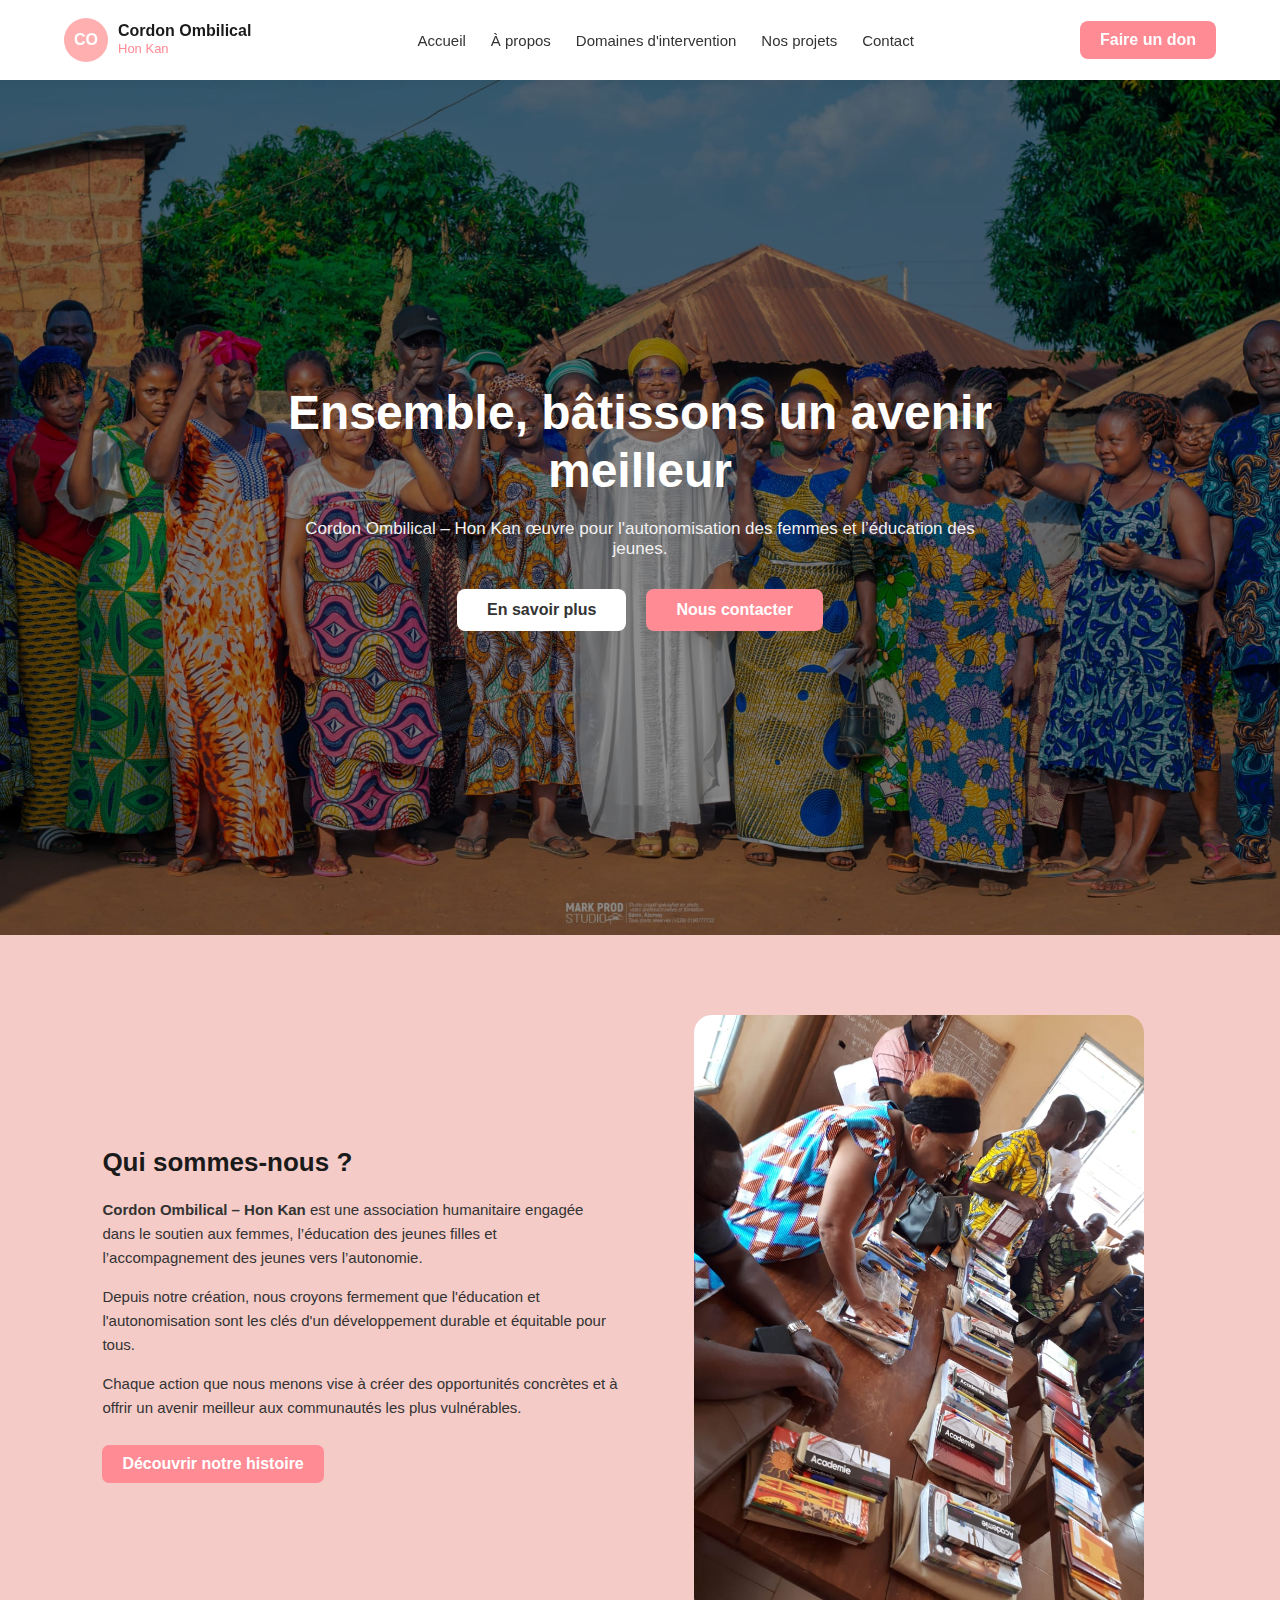
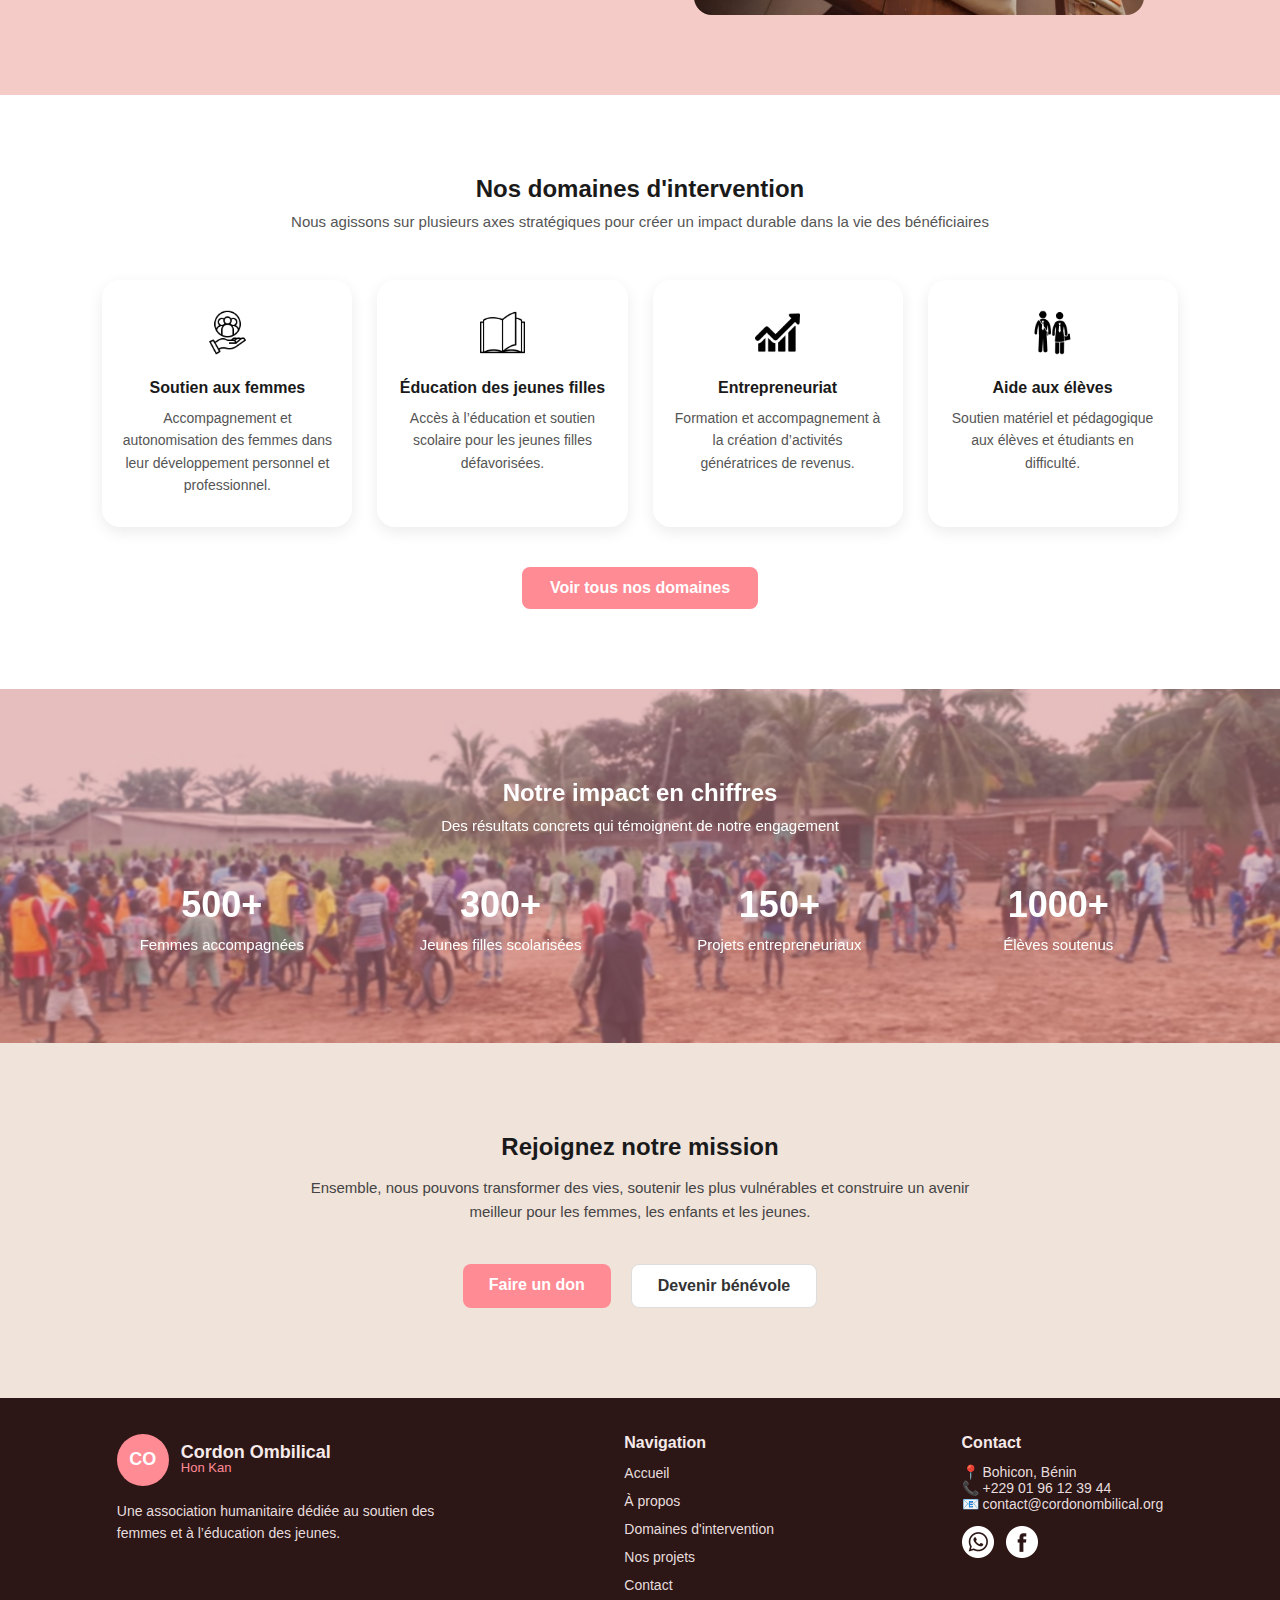
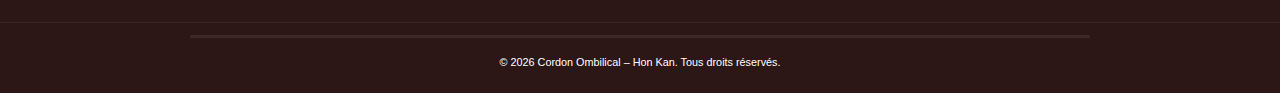
<file: index.html>
<!DOCTYPE html>
<html lang="fr">
<head>
    <meta charset="UTF-8">
    <meta name="viewport" content="width=device-width, initial-scale=1.0">
    <title>Cordon Ombilical – Hon Kan</title>
    <link rel="stylesheet" href="css/style.css">
</head>

<body>

    <!-- ==================== HEADER ==================== -->
<header class="header">
  <div class="logo">
    <div class="logo-circle">CO</div>
    <div class="logo-text">
      <h3>Cordon Ombilical</h3>
      <span>Hon Kan</span>
    </div>
  </div>

  <!-- Bouton menu mobile -->
  <button class="menu-toggle" aria-label="Ouvrir le menu">☰</button>

  <!-- Navigation -->
  <nav class="nav">
    <a href="index.html">Accueil</a>
    <a href="apropos.html">À propos</a>
    <a href="domaines.html">Domaines d'intervention</a>
    <a href="projets.html">Nos projets</a>
    <a href="contact.html">Contact</a>
  </nav>

  <!-- Croix fermer -->
  <button class="menu-close" aria-label="Fermer le menu">✕</button>

  <!-- Bouton don desktop -->
  <a href="contact.html" class="btn-don">Faire un don</a>
</header>
<!-- ==================== FIN HEADER ==================== -->


    <!-- ==================== HERO SECTION ==================== -->
    <section class="hero">
        <img src="images/hero.jpg" class="hero-bg">

        <div class="hero-content">
            <h1>Ensemble, bâtissons un avenir meilleur</h1>
            <p>Cordon Ombilical – Hon Kan œuvre pour l'autonomisation des femmes et l’éducation des jeunes.</p>

            <div class="hero-buttons">
                <a href="apropos.html" class="btn-white">En savoir plus</a>
                <a href="contact.html" class="btn-pink">Nous contacter</a>
            </div>
        </div>
    </section>


    <!-- ================= SECTION : QUI SOMMES-NOUS ================= -->
<section class="about-section">
    <div class="about-container">

        <div class="about-text">
            <h2>Qui sommes-nous ?</h2>

            <p><strong>Cordon Ombilical – Hon Kan</strong> est une association humanitaire engagée dans le soutien aux femmes, l’éducation des jeunes filles et l’accompagnement des jeunes vers l’autonomie.</p>

            <p>
                Depuis notre création, nous croyons fermement que l'éducation et l'autonomisation sont les clés d'un développement durable et équitable pour tous.
            </p>

            <p>
                Chaque action que nous menons vise à créer des opportunités concrètes et à offrir un avenir meilleur aux communautés les plus vulnérables.
            </p>

            <a href="apropos.html" class="btn-about">Découvrir notre histoire</a>
        </div>

        <div class="about-image">
            <img src="images/about.jpg" alt="Femmes discutant">
        </div>

    </div>
</section>


<!-- ================= SECTION : DOMAINES D'INTERVENTION ================= -->
<section class="domains-section">

    <h2>Nos domaines d'intervention</h2>
    <p class="domains-subtitle">
        Nous agissons sur plusieurs axes stratégiques pour créer un impact durable dans la vie des bénéficiaires
    </p>

    <div class="domains-cards">

        <!-- Carte 1 -->
        <div class="domain-card">
            <img src="icons/soutien-technique.png" alt="Soutien aux femmes">
            <h3>Soutien aux femmes</h3>
            <p>
                Accompagnement et autonomisation des femmes dans leur développement personnel et professionnel.
            </p>
        </div>

        <!-- Carte 2 -->
        <div class="domain-card">
            <img src="icons/stationnaire.png" alt="Éducation des jeunes filles">
            <h3>Éducation des jeunes filles</h3>
            <p>
                Accès à l’éducation et soutien scolaire pour les jeunes filles défavorisées.
            </p>
        </div>

        <!-- Carte 3 -->
        <div class="domain-card">
            <img src="icons/graphique-en-ligne.png" alt="Entrepreneuriat">
            <h3>Entrepreneuriat</h3>
            <p>
                Formation et accompagnement à la création d’activités génératrices de revenus.
            </p>
        </div>

        <!-- Carte 4 -->
        <div class="domain-card">
            <img src="icons/etudiants.png" alt="Aide aux élèves">
            <h3>Aide aux élèves</h3>
            <p>
                Soutien matériel et pédagogique aux élèves et étudiants en difficulté.
            </p>
        </div>

    </div>

    <a href="domaines.html" class="btn-domains">Voir tous nos domaines</a>

</section>


<!-- ================= SECTION : IMPACT EN CHIFFRES ================= -->
<section class="impact-section">

    <div class="impact-overlay"></div>

    <div class="impact-content">
        <h2>Notre impact en chiffres</h2>
        <p class="impact-subtitle">
            Des résultats concrets qui témoignent de notre engagement
        </p>

        <div class="impact-stats">

            <div class="stat-box">
                <h3>500+</h3>
                <p>Femmes accompagnées</p>
            </div>

            <div class="stat-box">
                <h3>300+</h3>
                <p>Jeunes filles scolarisées</p>
            </div>

            <div class="stat-box">
                <h3>150+</h3>
                <p>Projets entrepreneuriaux</p>
            </div>

            <div class="stat-box">
                <h3>1000+</h3>
                <p>Élèves soutenus</p>
            </div>

        </div>
    </div>

</section>


<!-- ================= SECTION : REJOIGNEZ NOTRE MISSION ================= -->
<section class="join-section">
    <h2>Rejoignez notre mission</h2>

    <p class="join-text">
        Ensemble, nous pouvons transformer des vies, soutenir les plus vulnérables 
        et construire un avenir meilleur pour les femmes, les enfants et les jeunes.
    </p>

    <div class="join-buttons">
        <a href="contact.html" class="btn-join-pink">Faire un don</a>
        <a href="contact.html" class="btn-join-white">Devenir bénévole</a>
    </div>
</section>


<!-- ====================== FOOTER (remplacé) ====================== -->
<footer class="site-footer">
  <div class="footer-inner container">
    <!-- COLONNE 1 : logo + description -->
    <div class="footer-col footer-col--brand">
      <!-- logo identique au header (pas une image) -->
      <div class="logo footer-logo-inline">
        <div class="logo-circle">CO</div>
        <div class="logo-text">
          <h3>Cordon Ombilical</h3>
          <span>Hon Kan</span>
        </div>
      </div>

      <p class="footer-desc">
        Une association humanitaire dédiée au soutien des femmes et à l’éducation des jeunes.
      </p>
    </div>

    <!-- COLONNE 2 : navigation rapide -->
    <div class="footer-col footer-col--nav">
      <h4 class="footer-title">Navigation</h4>
      <ul class="footer-links">
        <li><a href="index.html">Accueil</a></li>
        <li><a href="apropos.html">À propos</a></li>
        <li><a href="domaines.html">Domaines d'intervention</a></li>
        <li><a href="projets.html">Nos projets</a></li>
        <li><a href="contact.html">Contact</a></li>
      </ul>
    </div>

    <!-- COLONNE 3 : contact + réseaux -->
    <div class="footer-col footer-col--contact">
      <h4 class="footer-title">Contact</h4>
      <ul class="contact-list">
        <li>📍 Bohicon, Bénin</li>
        <li>📞 +229 01 96 12 39 44</li>
        <li>📧 contact@cordonombilical.org</li>
      </ul>

      <div class="footer-socials">
        <!-- Assure-toi d'avoir les icônes dans /icons/ -->
        <a href="#" aria-label="WhatsApp"><img src="icons/whatsapp.png" alt="WhatsApp"></a>
        <a href="#" aria-label="Facebook"><img src="icons/facebook.png" alt="Facebook"></a>
      </div>
    </div>
  </div>

  <div class="footer-bottom container">
    <div class="footer-bottom-line"></div>
    <small>© <span id="footerYear"></span> Cordon Ombilical – Hon Kan. Tous droits réservés.</small>
  </div>
</footer>
<!-- ====================== FIN FOOTER ====================== -->

<!-- Lien vers ton fichier JavaScript -->
<script src="js/script.js"></script>
</body>
</html>
</file>
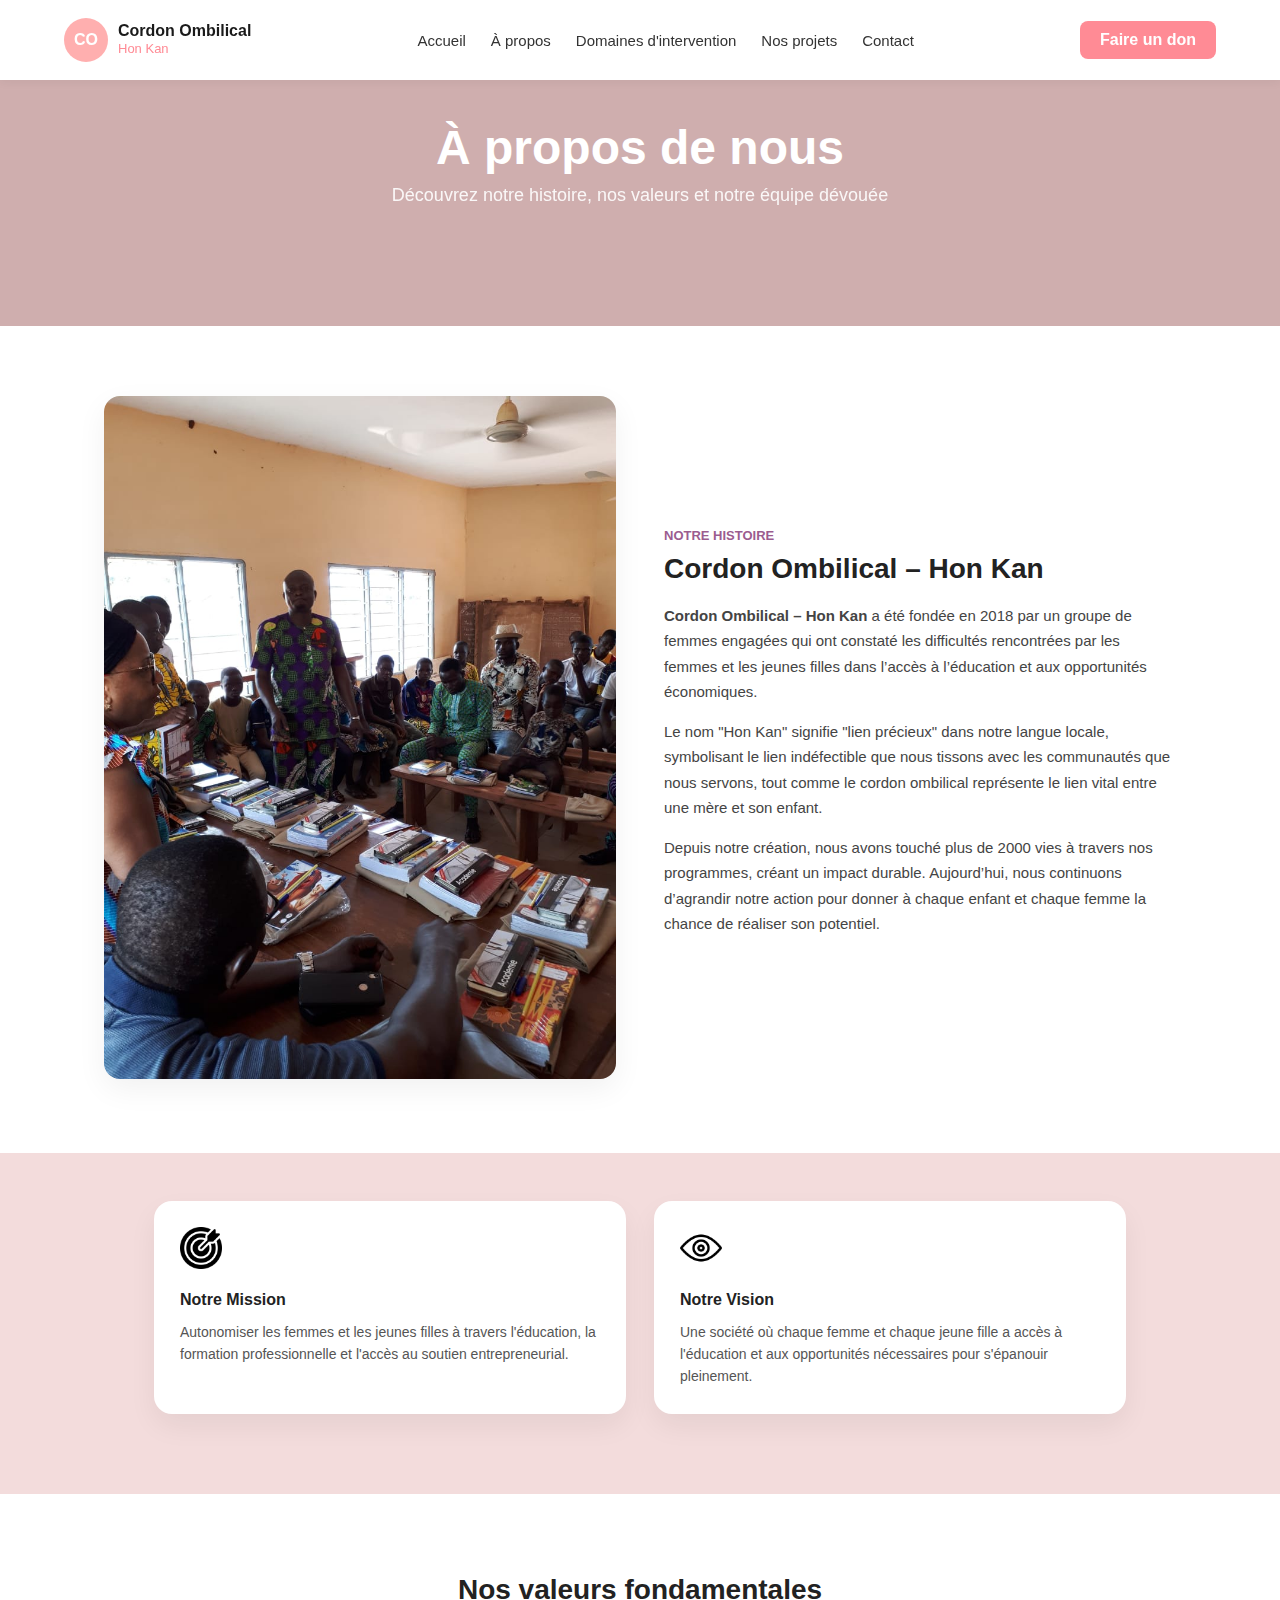
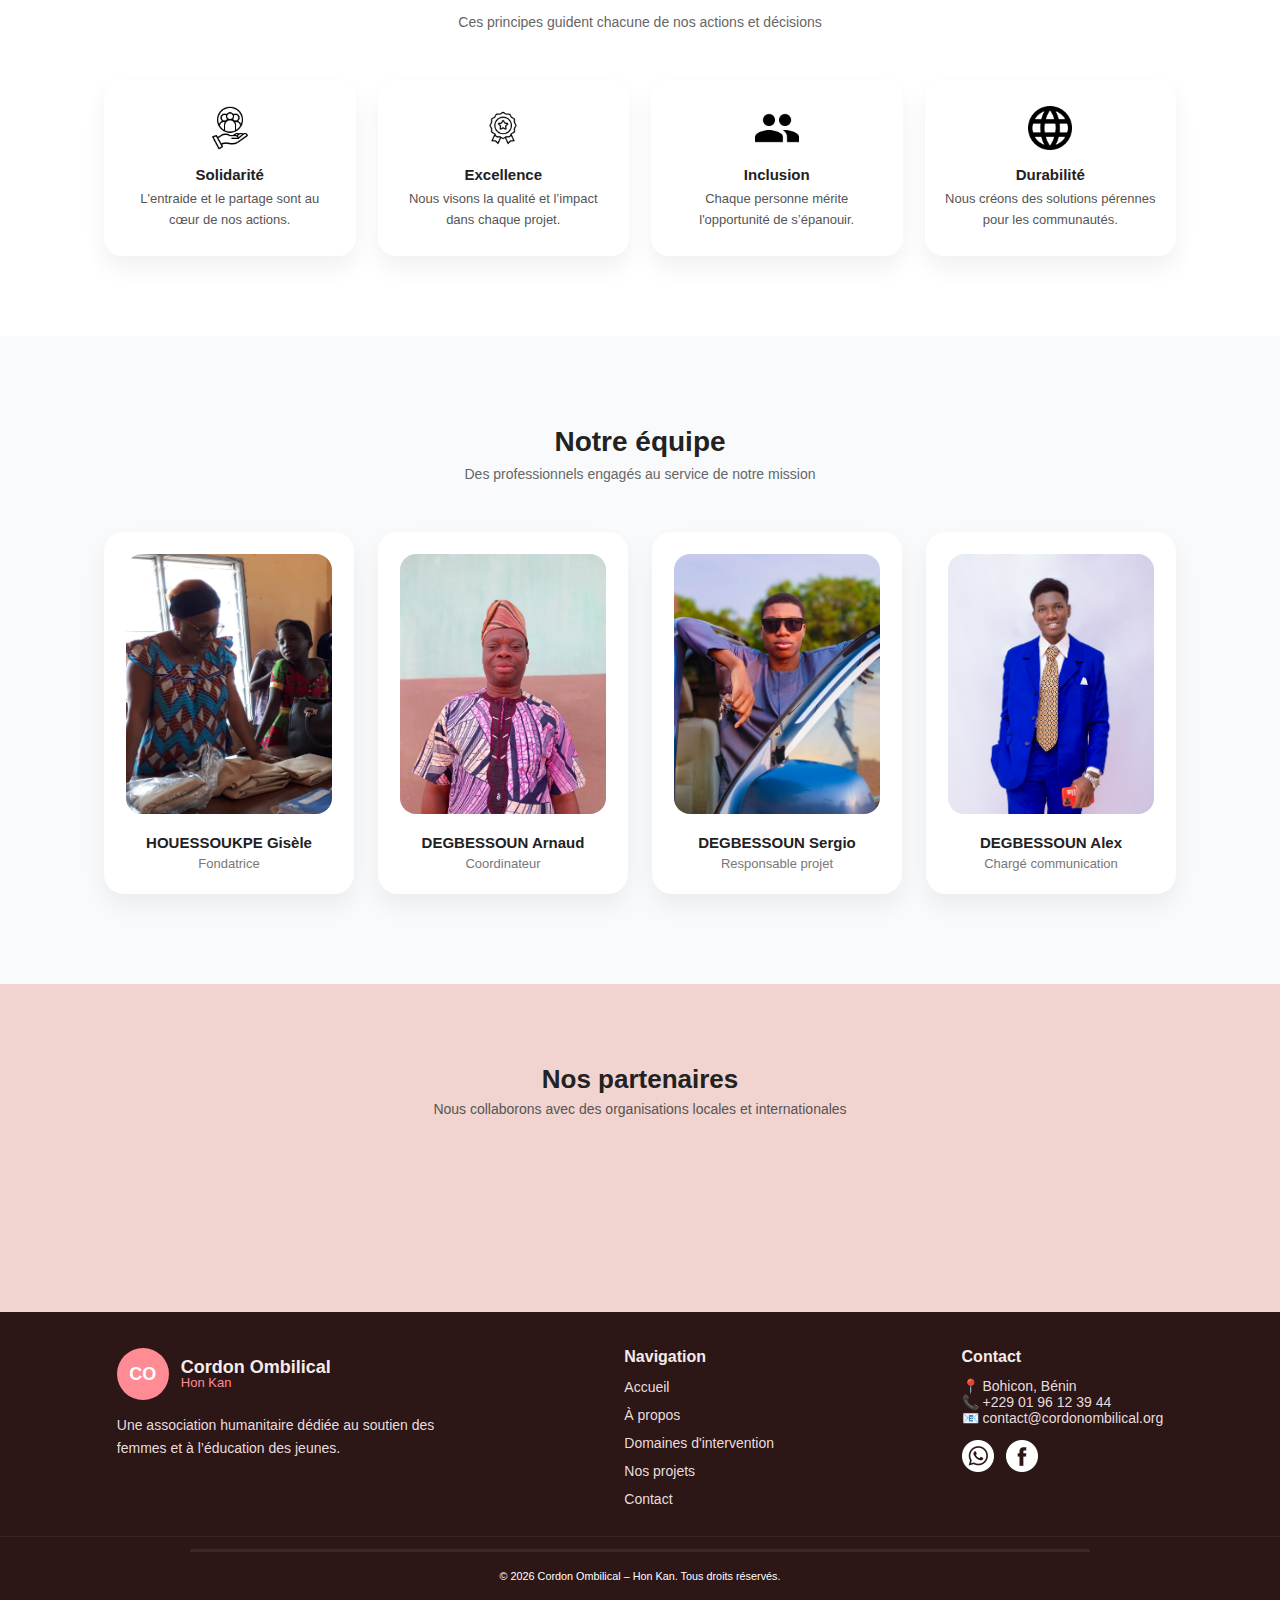
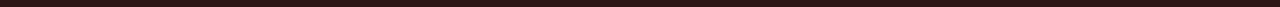
<file: apropos.html>
<!doctype html>
<html lang="fr">
<head>
  <meta charset="utf-8" />
  <meta name="viewport" content="width=device-width,initial-scale=1" />
  <title>À propos — Cordon Ombilical – Hon Kan</title>
  <link href="https://fonts.googleapis.com/css2?family=Montserrat:wght@600;700&family=Nunito:wght@300;400;600&display=swap" rel="stylesheet">
  <link rel="stylesheet" href="css/style.css">
  <meta name="description" content="À propos de Cordon Ombilical – Hon Kan : histoire, mission, valeurs et équipe.">
</head>
<body>
    
 
  <!-- ==================== HEADER ==================== -->
<header class="header">
  <div class="logo">
    <div class="logo-circle">CO</div>
    <div class="logo-text">
      <h3>Cordon Ombilical</h3>
      <span>Hon Kan</span>
    </div>
  </div>

  <!-- Bouton menu mobile -->
  <button class="menu-toggle" aria-label="Ouvrir le menu">☰</button>

  <!-- Navigation -->
  <nav class="nav">
    <a href="index.html">Accueil</a>
    <a href="apropos.html">À propos</a>
    <a href="domaines.html">Domaines d'intervention</a>
    <a href="projets.html">Nos projets</a>
    <a href="contact.html">Contact</a>
  </nav>

  <!-- Croix fermer -->
  <button class="menu-close" aria-label="Fermer le menu">✕</button>

  <!-- Bouton don desktop -->
  <a href="contact.html" class="btn-don">Faire un don</a>
</header>
<!-- ==================== FIN HEADER ==================== -->

 
 
    <!-- ============================= -->
<!-- SECTION HERO À PROPOS -->
<!-- ============================= -->

<section class="apropos-hero">
    <div class="apropos-hero-content">
        <h1>À propos de nous</h1>
        <p>Découvrez notre histoire, nos valeurs et notre équipe dévouée</p>
    </div>
</section>



<!-- =========== SECTION : NOTRE HISTOIRE (image + texte) =========== -->
<section class="history-section">
  <div class="container history-wrap">

    <!-- Image à gauche -->
    <div class="history-media">
      <img src="images/notre-histoire.jpg" alt="Atelier éducatif, femmes et jeunes" class="history-img">
    </div>

    <!-- Texte à droite -->
    <div class="history-text">
      <h3 class="eyebrow">Notre histoire</h3> <!-- petit titre au-dessus -->
      <h2 class="history-title">Cordon Ombilical – Hon Kan</h2>

      <div class="history-paragraphs">
        <p><strong>Cordon Ombilical – Hon Kan</strong> a été fondée en 2018 par un groupe de femmes engagées qui ont constaté les difficultés rencontrées par les femmes et les jeunes filles dans l’accès à l’éducation et aux opportunités économiques.</p>

        <p>Le nom "Hon Kan" signifie "lien précieux" dans notre langue locale, symbolisant le lien indéfectible que nous tissons avec les communautés que nous servons, tout comme le cordon ombilical représente le lien vital entre une mère et son enfant.</p>

        <p>Depuis notre création, nous avons touché plus de 2000 vies à travers nos programmes, créant un impact durable. Aujourd’hui, nous continuons d’agrandir notre action pour donner à chaque enfant et chaque femme la chance de réaliser son potentiel.</p>
      </div>
    </div>

  </div>
</section>

<!-- =========== SECTION : MISSION & VISION (cartes) =========== -->
<section class="mv-section">
  <div class="container mv-wrap">
    <!-- Carte Mission -->
    <article class="mv-card">
      <div class="mv-icon">
        <img src="icons/mission.png" alt="Icône mission">
      </div>
      <h4 class="mv-title">Notre Mission</h4>
      <p class="mv-text">
        Autonomiser les femmes et les jeunes filles à travers l'éducation, la formation professionnelle et l'accès au soutien entrepreneurial.
      </p>
    </article>

    <!-- Carte Vision -->
    <article class="mv-card">
      <div class="mv-icon">
        <img src="icons/vision.png" alt="Icône vision">
      </div>
      <h4 class="mv-title">Notre Vision</h4>
      <p class="mv-text">
        Une société où chaque femme et chaque jeune fille a accès à l'éducation et aux opportunités nécessaires pour s'épanouir pleinement.
      </p>
    </article>
  </div>
</section>


<!-- =========== SECTION : NOS VALEURS FONDAMENTALES =========== -->
<section class="values-section">
  <div class="container values-container">

    <!-- Titre -->
    <div class="values-header">
      <h2>Nos valeurs fondamentales</h2>
      <p>Ces principes guident chacune de nos actions et décisions</p>
    </div>

    <!-- Grille des valeurs -->
    <div class="values-grid">

      <!-- Valeur 1 -->
      <article class="value-card">
        <div class="value-icon">
          <img src="icons/soutien-technique.png" alt="Solidarité">
        </div>
        <h4>Solidarité</h4>
        <p>L'entraide et le partage sont au cœur de nos actions.</p>
      </article>

      <!-- Valeur 2 -->
      <article class="value-card">
        <div class="value-icon">
          <img src="icons/meilleur-entrainement.png" alt="Excellence">
        </div>
        <h4>Excellence</h4>
        <p>Nous visons la qualité et l’impact dans chaque projet.</p>
      </article>

      <!-- Valeur 3 -->
      <article class="value-card">
        <div class="value-icon">
          <img src="icons/users-social-symbol.png" alt="Inclusion">
        </div>
        <h4>Inclusion</h4>
        <p>Chaque personne mérite l'opportunité de s’épanouir.</p>
      </article>

      <!-- Valeur 4 -->
      <article class="value-card">
        <div class="value-icon">
          <img src="icons/earth-grid-select-language-button.png" alt="Durabilité">
        </div>
        <h4>Durabilité</h4>
        <p>Nous créons des solutions pérennes pour les communautés.</p>
      </article>

    </div>
  </div>
</section>



<!-- =========== SECTION : NOTRE ÉQUIPE =========== -->
<section class="team-section">
  <div class="container team-container">

    <!-- Titre -->
    <div class="team-header">
      <h2>Notre équipe</h2>
      <p>Des professionnels engagés au service de notre mission</p>
    </div>

    <!-- Grille équipe -->
    <div class="team-grid">

      <!-- Membre 1 -->
      <article class="team-card">
        <div class="team-photo">
          <img src="images/gis.jpg" alt="Membre équipe">
        </div>
        <h4>HOUESSOUKPE Gisèle</h4>
        <span>Fondatrice</span>
      </article>

      <!-- Membre 2 -->
      <article class="team-card">
        <div class="team-photo">
          <img src="images/IMG-20251108-WA0029.jpg" alt="Membre équipe">
        </div>
        <h4>DEGBESSOUN Arnaud</h4>
        <span>Coordinateur</span>
      </article>

      <!-- Membre 3 -->
      <article class="team-card">
        <div class="team-photo">
          <img src="images/IMG_20250222_075755_207.jpg" alt="Membre équipe">
        </div>
        <h4>DEGBESSOUN Sergio</h4>
        <span>Responsable projet</span>
      </article>

      <!-- Membre 4 -->
      <article class="team-card">
        <div class="team-photo">
          <img src="images/B23.jpg" alt="Membre équipe">
        </div>
        <h4>DEGBESSOUN Alex</h4>
        <span>Chargé communication</span>
      </article>

    </div>
  </div>
</section>



<!-- =========== SECTION : NOS PARTENAIRES =========== -->
<section class="partners-section" id="partenaires">
  <div class="partners-container">

    <!-- Titre -->
    <div class="partners-header">
      <h2>Nos partenaires</h2>
      <p>Nous collaborons avec des organisations locales et internationales</p>
    </div>

    <!-- Logos -->
    <div class="partners-logos">

      <div class="partner-card">
        <img src="images/Logo-vision-Familiale-blanc.png" alt="Logo partenaire">
      </div>

      <div class="partner-card">
        <img src="images/partner.png" alt="Logo partenaire">
      </div>

      <div class="partner-card">
        <img src="images/partner.png" alt="Logo partenaire">
      </div>

      <div class="partner-card">
        <img src="images/partner.png" alt="Logo partenaire">
      </div>

    </div>

  </div>
</section>



<!-- ====================== FOOTER (remplacé) ====================== -->
<footer class="site-footer">
  <div class="footer-inner container">
    <!-- COLONNE 1 : logo + description -->
    <div class="footer-col footer-col--brand">
      <!-- logo identique au header (pas une image) -->
      <div class="logo footer-logo-inline">
        <div class="logo-circle">CO</div>
        <div class="logo-text">
          <h3>Cordon Ombilical</h3>
          <span>Hon Kan</span>
        </div>
      </div>

      <p class="footer-desc">
        Une association humanitaire dédiée au soutien des femmes et à l’éducation des jeunes.
      </p>
    </div>

    <!-- COLONNE 2 : navigation rapide -->
    <div class="footer-col footer-col--nav">
      <h4 class="footer-title">Navigation</h4>
      <ul class="footer-links">
        <li><a href="index.html">Accueil</a></li>
        <li><a href="apropos.html">À propos</a></li>
        <li><a href="domaines.html">Domaines d'intervention</a></li>
        <li><a href="projets.html">Nos projets</a></li>
        <li><a href="contact.html">Contact</a></li>
      </ul>
    </div>

    <!-- COLONNE 3 : contact + réseaux -->
    <div class="footer-col footer-col--contact">
      <h4 class="footer-title">Contact</h4>
      <ul class="contact-list">
        <li>📍 Bohicon, Bénin</li>
        <li>📞 +229 01 96 12 39 44</li>
        <li>📧 contact@cordonombilical.org</li>
      </ul>

      <div class="footer-socials">
        <!-- Assure-toi d'avoir les icônes dans /icons/ -->
        <a href="#" aria-label="WhatsApp"><img src="icons/whatsapp.png" alt="WhatsApp"></a>
        <a href="#" aria-label="Facebook"><img src="icons/facebook.png" alt="Facebook"></a>
      </div>
    </div>
  </div>

  <div class="footer-bottom container">
    <div class="footer-bottom-line"></div>
    <small>© <span id="footerYear"></span> Cordon Ombilical – Hon Kan. Tous droits réservés.</small>
  </div>
</footer>
<!-- ====================== FIN FOOTER ====================== -->


<!-- Lien vers ton fichier JavaScript -->
<script src="js/script.js"></script>

</body>
</html>
</file>
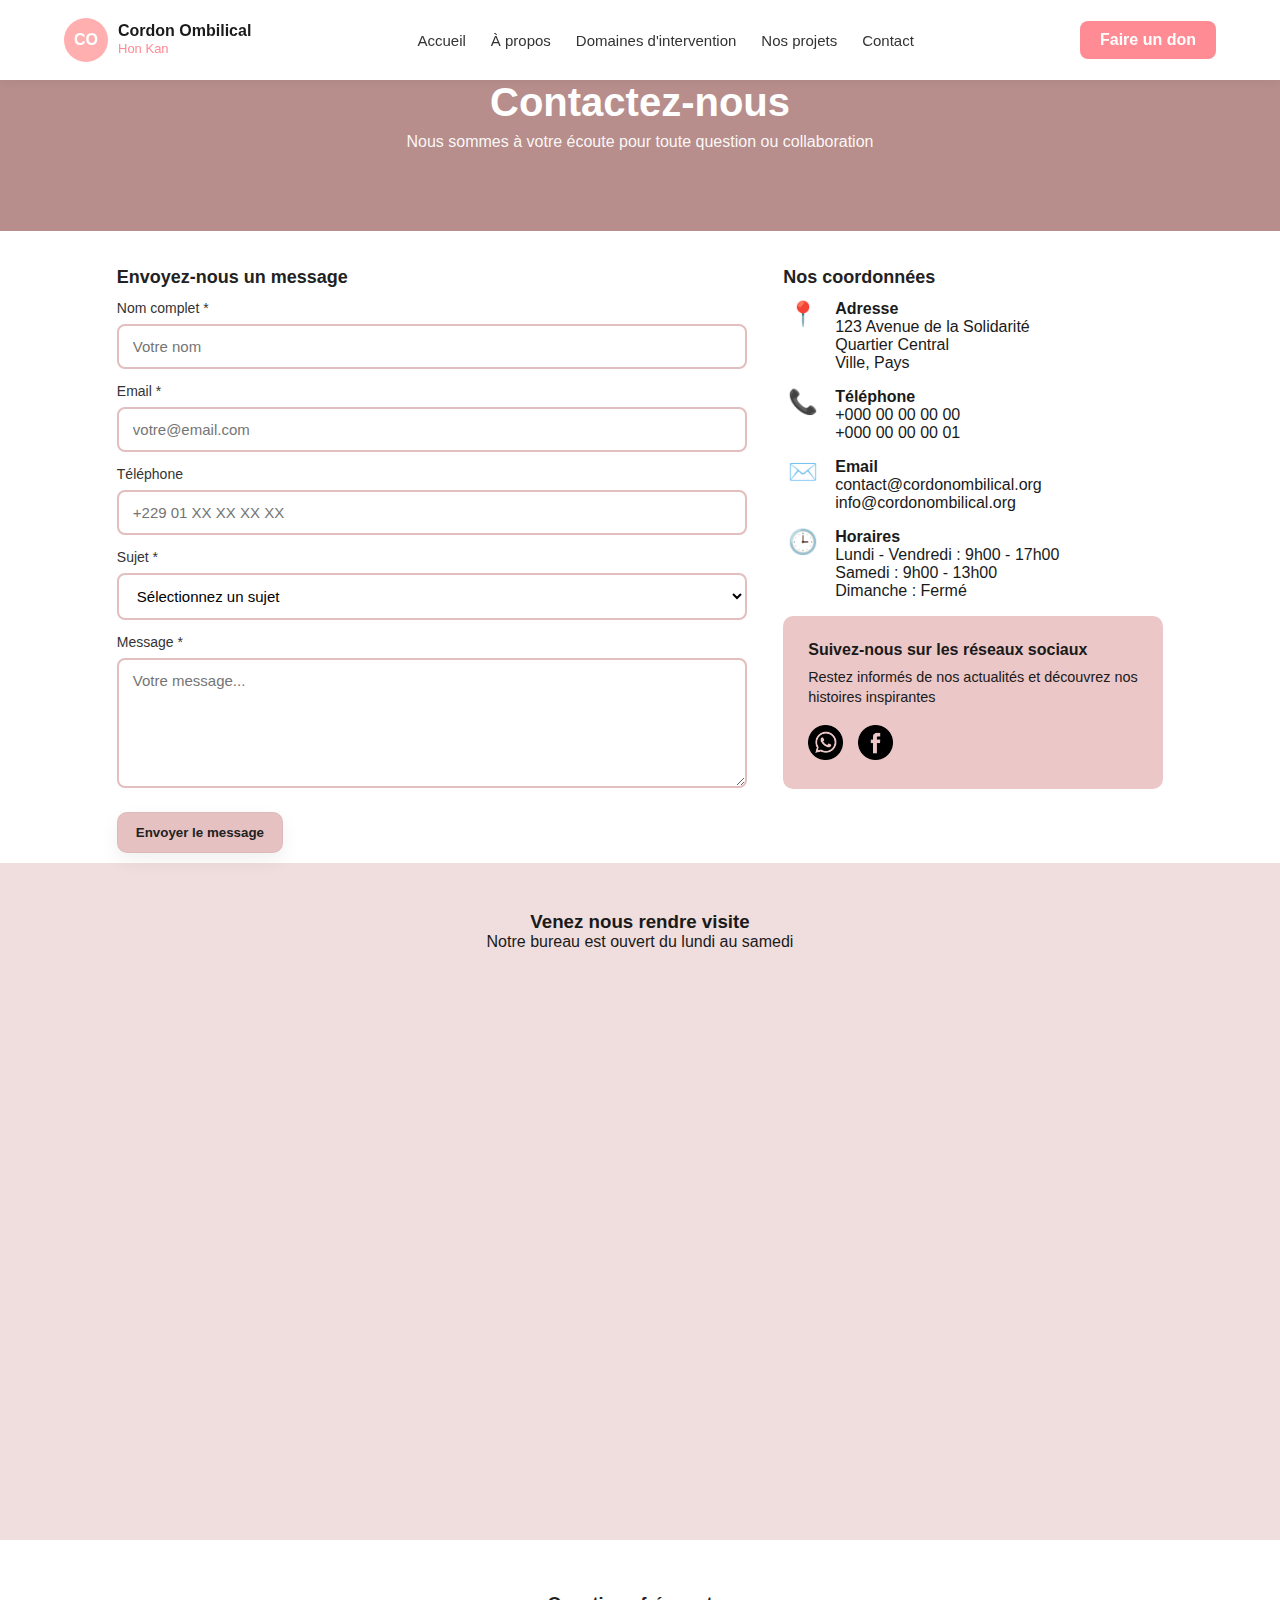
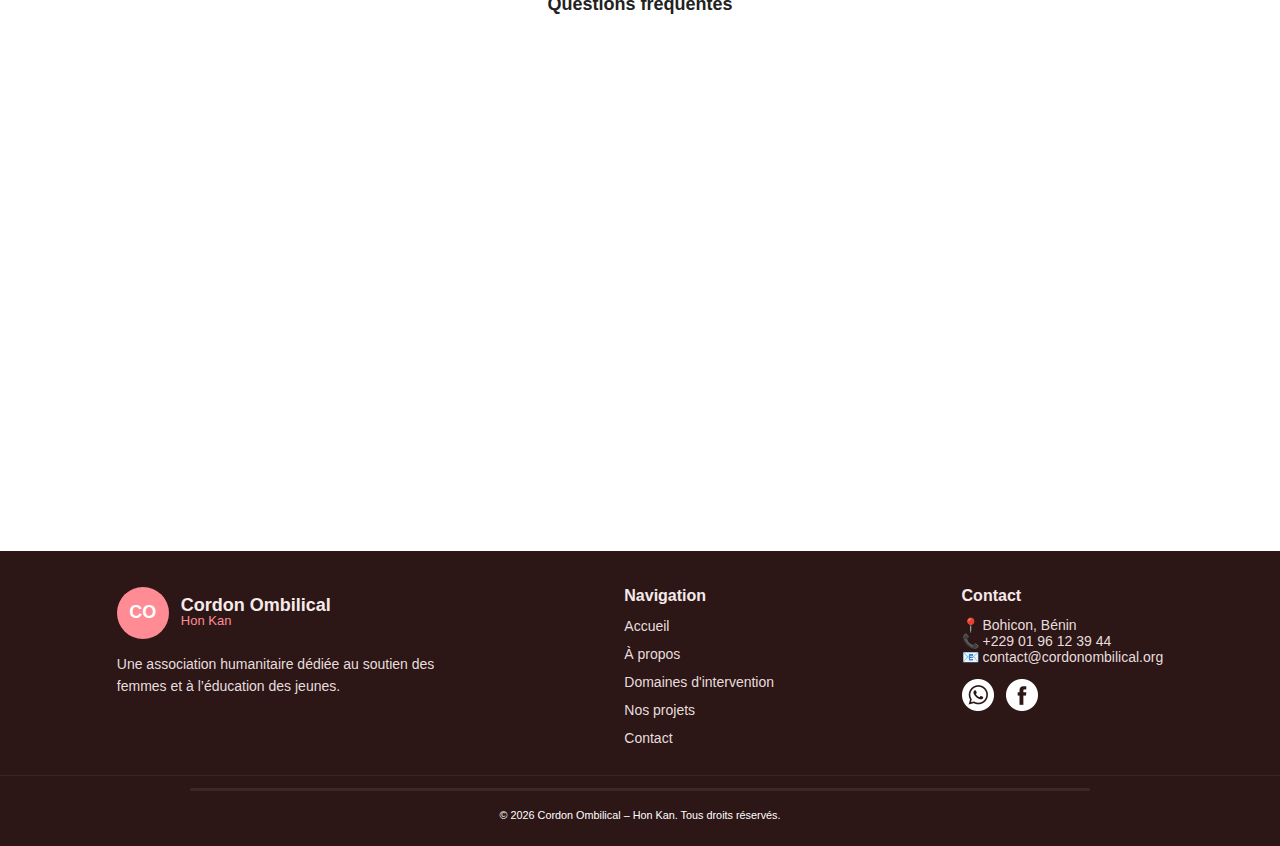
<file: contact.html>
<!doctype html>
<html lang="fr">
<head>
  <meta charset="utf-8" />
  <meta name="viewport" content="width=device-width,initial-scale=1" />
  <title>Contact — Cordon Ombilical</title>

  <!-- Lien CSS : adapte le chemin si besoin -->
  <link rel="stylesheet" href="css/style.css">
</head>
<body>

  <!-- ==================== HEADER ==================== -->
<header class="header">
  <div class="logo">
    <div class="logo-circle">CO</div>
    <div class="logo-text">
      <h3>Cordon Ombilical</h3>
      <span>Hon Kan</span>
    </div>
  </div>

  <!-- Bouton menu mobile -->
  <button class="menu-toggle" aria-label="Ouvrir le menu">☰</button>

  <!-- Navigation -->
  <nav class="nav">
    <a href="index.html">Accueil</a>
    <a href="apropos.html">À propos</a>
    <a href="domaines.html">Domaines d'intervention</a>
    <a href="projets.html">Nos projets</a>
    <a href="contact.html">Contact</a>
  </nav>

  <!-- Croix fermer -->
  <button class="menu-close" aria-label="Fermer le menu">✕</button>

  <!-- Bouton don desktop -->
  <a href="contact.html" class="btn-don">Faire un don</a>
</header>
<!-- ==================== FIN HEADER ==================== -->


  <!-- ================= HERO ================= -->
  <section class="projects-hero contact-hero">
    <div class="projects-hero-inner">
      <h1>Contactez-nous</h1>
      <p>Nous sommes à votre écoute pour toute question ou collaboration</p>
    </div>
  </section>

  <!-- ================= MAIN CONTACT (formulaire + coordonnées) ================= -->
  <main class="contact-main">
    <div class="container contact-grid">

      <!-- LEFT : FORMULAIRE -->
      <section class="contact-left">
        <h3>Envoyez-nous un message</h3>

        <!-- Formulaire : Mailto (Option B) -->
        <!-- note: id & names importants pour JS -->
        <form id="contactForm" class="contact-form" novalidate>
          <!-- Nom -->
          <label for="cf_name">Nom complet *</label>
          <input id="cf_name" name="name" type="text" placeholder="Votre nom" required>

          <!-- Email -->
          <label for="cf_email">Email *</label>
          <input id="cf_email" name="email" type="email" placeholder="votre@email.com" required>

          <!-- Téléphone -->
          <label for="cf_phone">Téléphone</label>
          <input id="cf_phone" name="phone" type="tel" placeholder="+229 01 XX XX XX XX">

          <!-- Sujet -->
          <label for="cf_subject">Sujet *</label>
          <select id="cf_subject" name="subject" required>
            <option value="">Sélectionnez un sujet</option>
            <option>Devenir bénévole</option>
            <option>Faire un don</option>
            <option>Demande d'information</option>
            <option>Devenir bénéficiaire</option>
            <option>Autre</option>
          </select>

          <!-- Message -->
          <label for="cf_message">Message *</label>
          <textarea id="cf_message" name="message" rows="6" placeholder="Votre message..." required></textarea>

          <!-- bouton -->
          <div class="form-actions">
            <button id="cf_submit" class="btn btn-primary" type="submit">Envoyer le message</button>
          </div>

          <!-- feedback accessible -->
          <div id="cf_feedback" class="form-feedback" role="status" aria-live="polite" hidden></div>
        </form>
      </section>

      <!-- RIGHT : COORDONNÉES -->
      <aside class="contact-right">
        <h3>Nos coordonnées</h3>

        <div class="coord-item">
          <div class="coord-icon">📍</div>
          <div>
            <strong>Adresse</strong>
            <div>123 Avenue de la Solidarité<br>Quartier Central<br>Ville, Pays</div>
          </div>
        </div>

        <div class="coord-item">
          <div class="coord-icon">📞</div>
          <div>
            <strong>Téléphone</strong>
            <div>+000 00 00 00 00<br>+000 00 00 00 01</div>
          </div>
        </div>

        <div class="coord-item">
          <div class="coord-icon">✉️</div>
          <div>
            <strong>Email</strong>
            <div>contact@cordonombilical.org<br>info@cordonombilical.org</div>
          </div>
        </div>

        <div class="coord-item">
          <div class="coord-icon">🕒</div>
          <div>
            <strong>Horaires</strong>
            <div>Lundi - Vendredi : 9h00 - 17h00<br>Samedi : 9h00 - 13h00<br>Dimanche : Fermé</div>
          </div>
        </div>

        <div class="social-box">
             <h4>Suivez-nous sur les réseaux sociaux</h4>
             <p>Restez informés de nos actualités et découvrez nos histoires inspirantes</p>

             <div class="social-links">
                 <a href="#" class="social-icon">
                   <img src="icons/whatsapp.png" alt="WhatsApp">
                 </a>

                 <a href="#" class="social-icon">
                  <img src="icons/facebook.png" alt="Facebook">
                </a>
            </div>
        </div>
      </aside>

    </div>
  </main>

  <!-- ================= SECTION : VENEZ NOUS RENDRE VISITE (CARTE PHOTO) ================= -->
  <section class="visit-section">
    <div class="container visit-inner">
      <h3>Venez nous rendre visite</h3>
      <p>Notre bureau est ouvert du lundi au samedi</p>

      <!-- ici on garde la photo (maquette) : remplace contact-map.jpg par ton image -->
      <div class="map-card">
        <img src="images/maps.JPG" alt="Carte interactive (placeholder)">
        <div class="map-caption">
          <div class="map-icon">📍</div>
          <div class="map-text">Carte interactive<br><small>(Intégration Google Maps à venir)</small></div>
        </div>
      </div>
    </div>
  </section>

  <!-- ================= SECTION FAQ (cartes arrondies) ================= -->
  <section class="faq-section">
    <div class="container">
      <h3 class="faq-title">Questions fréquentes</h3>

      <div class="faq-grid">
        <article class="faq-card">
          <h4>Comment puis-je devenir bénévole ?</h4>
          <p>Vous pouvez remplir le formulaire ci-dessus en sélectionnant "Devenir bénévole" ou nous contacter directement par email.</p>
        </article>

        <article class="faq-card">
          <h4>Comment puis-je faire un don ?</h4>
          <p>Vous pouvez faire un don en ligne via notre site ou directement à notre siège. Nous acceptons dons financiers, matériels et en nature.</p>
        </article>

        <article class="faq-card">
          <h4>Comment bénéficier de vos programmes ?</h4>
          <p>Contactez-nous via le formulaire en sélectionnant "Devenir bénéficiaire". Nous évaluerons votre situation et vous orienterons vers le bon programme.</p>
        </article>

        <article class="faq-card">
          <h4>Autre question</h4>
          <p>Pour toute autre demande, utilisez le formulaire ci-dessus ou écrivez à alexlejuste71@gmail.com.</p>
        </article>
      </div>
    </div>
  </section>

  <!-- ====================== FOOTER (remplacé) ====================== -->
<footer class="site-footer">
  <div class="footer-inner container">
    <!-- COLONNE 1 : logo + description -->
    <div class="footer-col footer-col--brand">
      <!-- logo identique au header (pas une image) -->
      <div class="logo footer-logo-inline">
        <div class="logo-circle">CO</div>
        <div class="logo-text">
          <h3>Cordon Ombilical</h3>
          <span>Hon Kan</span>
        </div>
      </div>

      <p class="footer-desc">
        Une association humanitaire dédiée au soutien des femmes et à l’éducation des jeunes.
      </p>
    </div>

    <!-- COLONNE 2 : navigation rapide -->
    <div class="footer-col footer-col--nav">
      <h4 class="footer-title">Navigation</h4>
      <ul class="footer-links">
        <li><a href="index.html">Accueil</a></li>
        <li><a href="apropos.html">À propos</a></li>
        <li><a href="domaines.html">Domaines d'intervention</a></li>
        <li><a href="projets.html">Nos projets</a></li>
        <li><a href="contact.html">Contact</a></li>
      </ul>
    </div>

    <!-- COLONNE 3 : contact + réseaux -->
    <div class="footer-col footer-col--contact">
      <h4 class="footer-title">Contact</h4>
      <ul class="contact-list">
        <li>📍 Bohicon, Bénin</li>
        <li>📞 +229 01 96 12 39 44</li>
        <li>📧 contact@cordonombilical.org</li>
      </ul>

      <div class="footer-socials">
        <!-- Assure-toi d'avoir les icônes dans /icons/ -->
        <a href="#" aria-label="WhatsApp"><img src="icons/whatsapp.png" alt="WhatsApp"></a>
        <a href="#" aria-label="Facebook"><img src="icons/facebook.png" alt="Facebook"></a>
      </div>
    </div>
  </div>

  <div class="footer-bottom container">
    <div class="footer-bottom-line"></div>
    <small>© <span id="footerYear"></span> Cordon Ombilical – Hon Kan. Tous droits réservés.</small>
  </div>
</footer>
<!-- ====================== FIN FOOTER ====================== -->
  <!-- ================= SCRIPTS ================= -->
  <script src="js/script.js"></script>
</body>
</html>
</file>
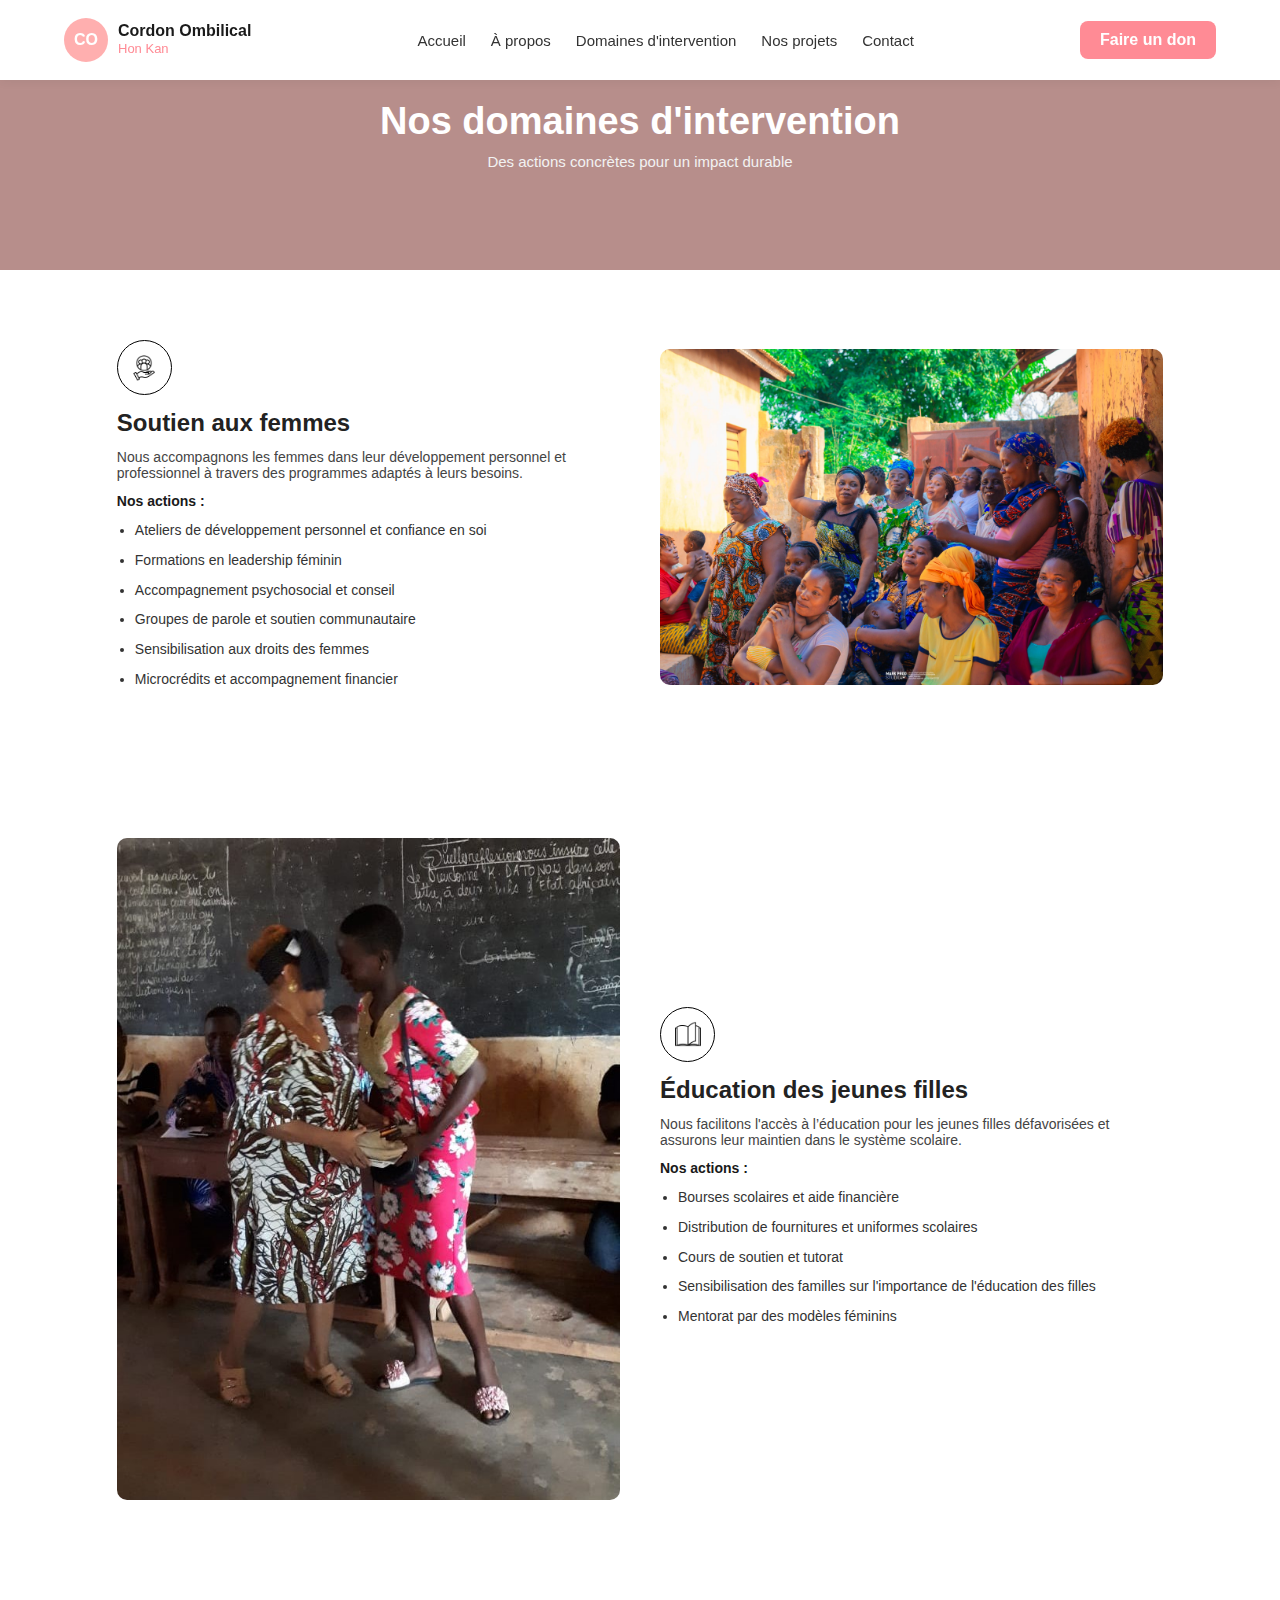
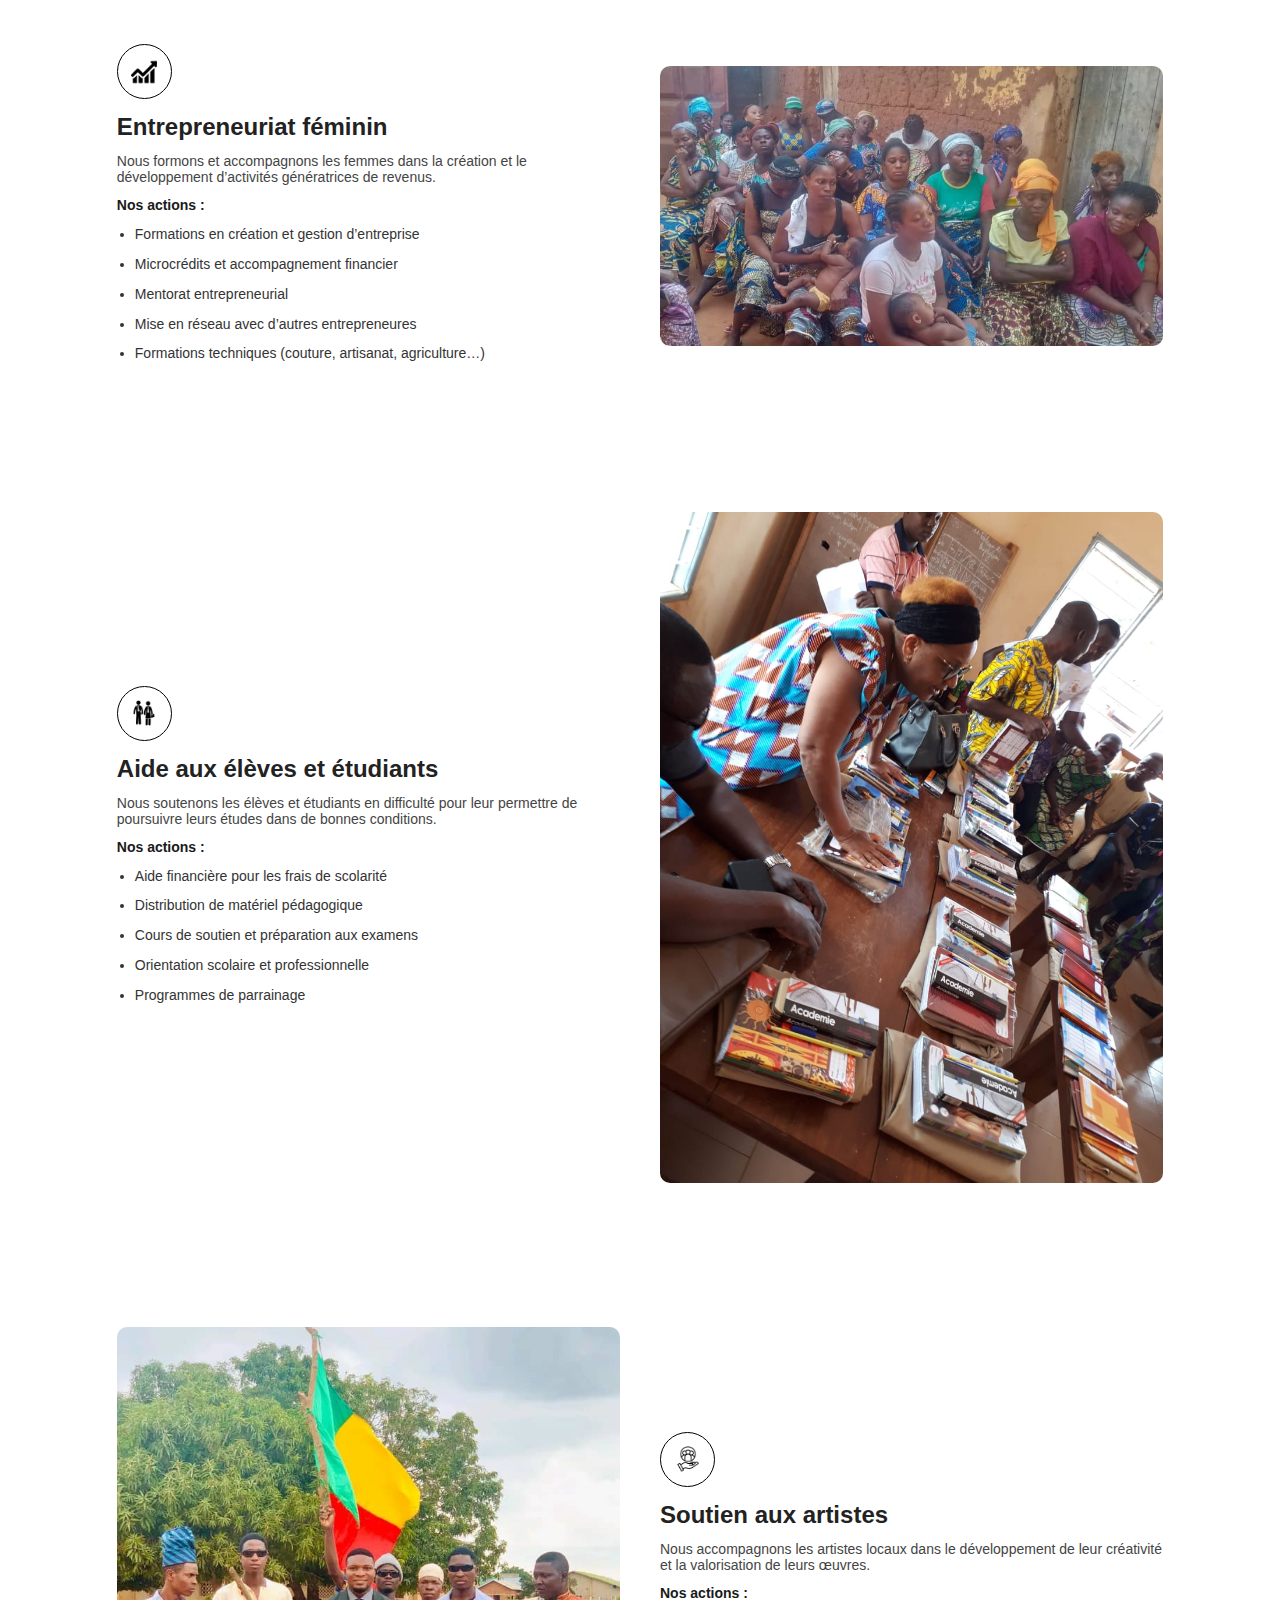
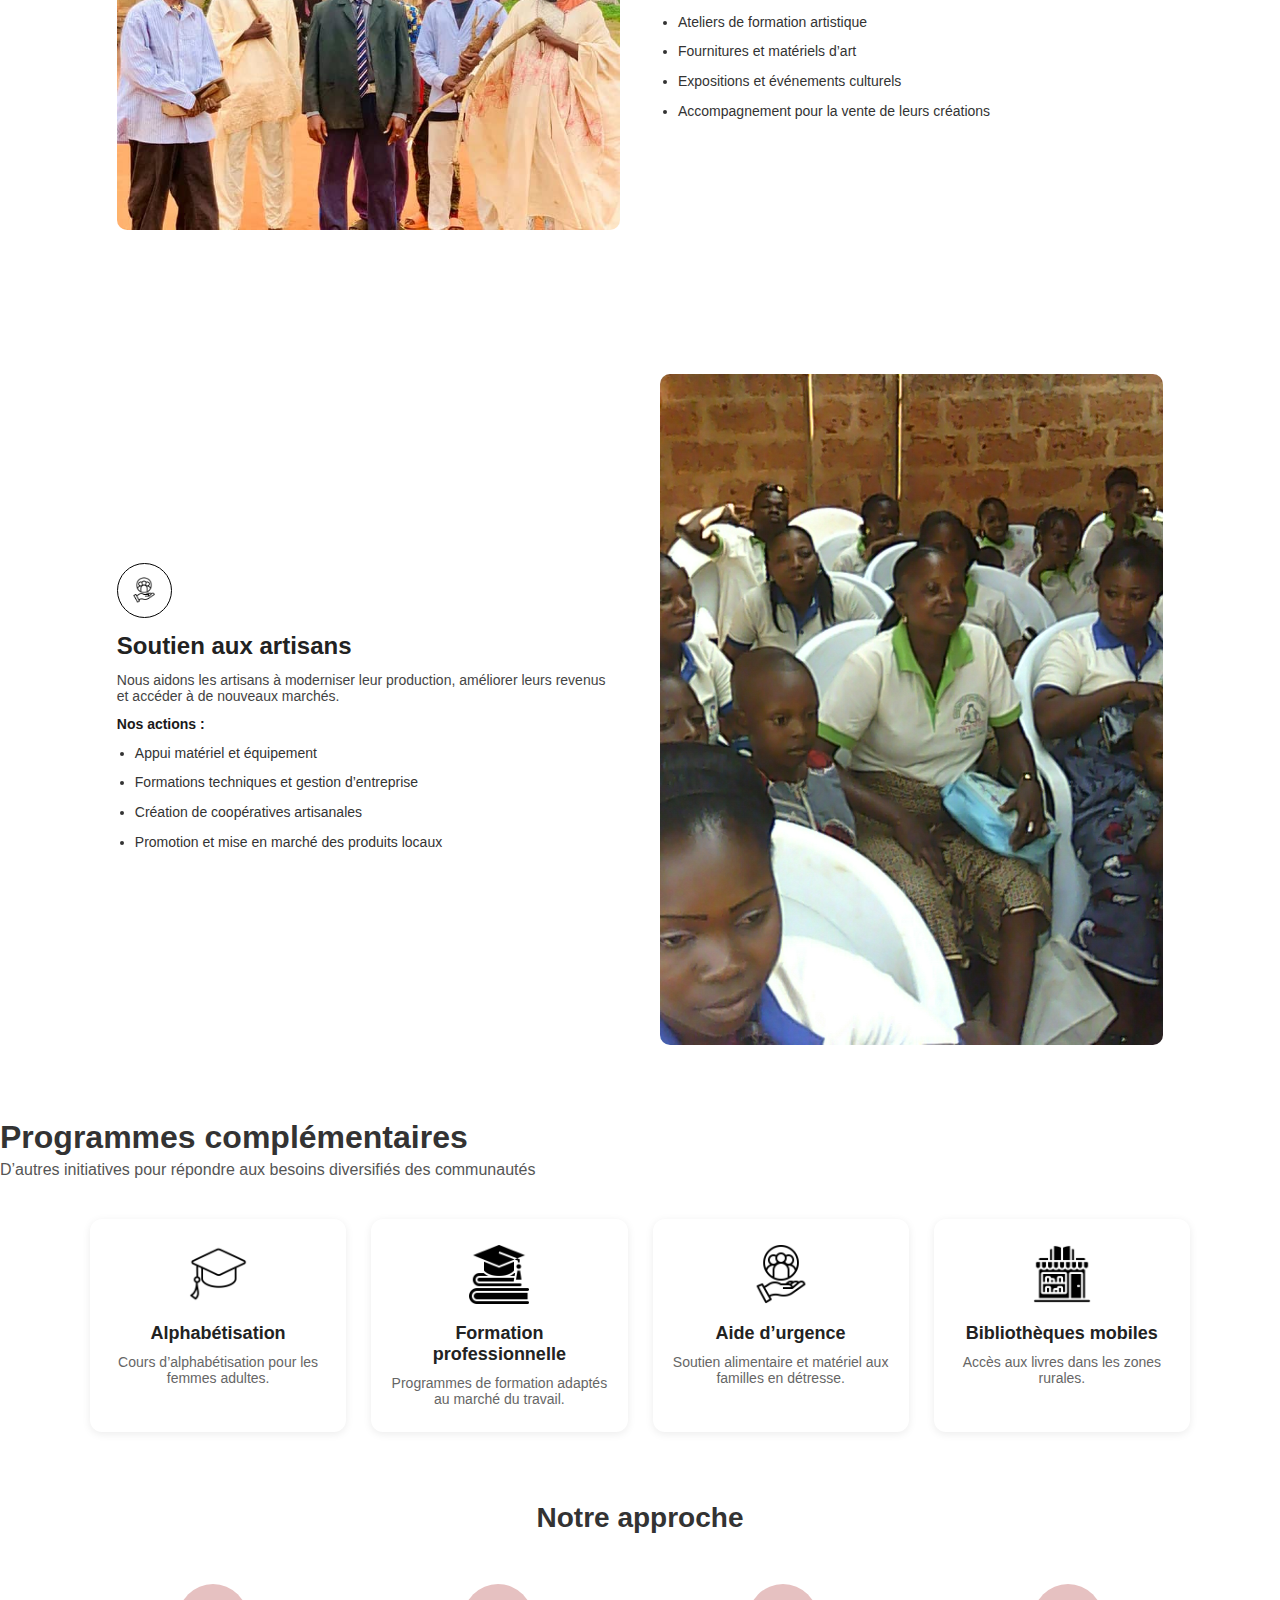
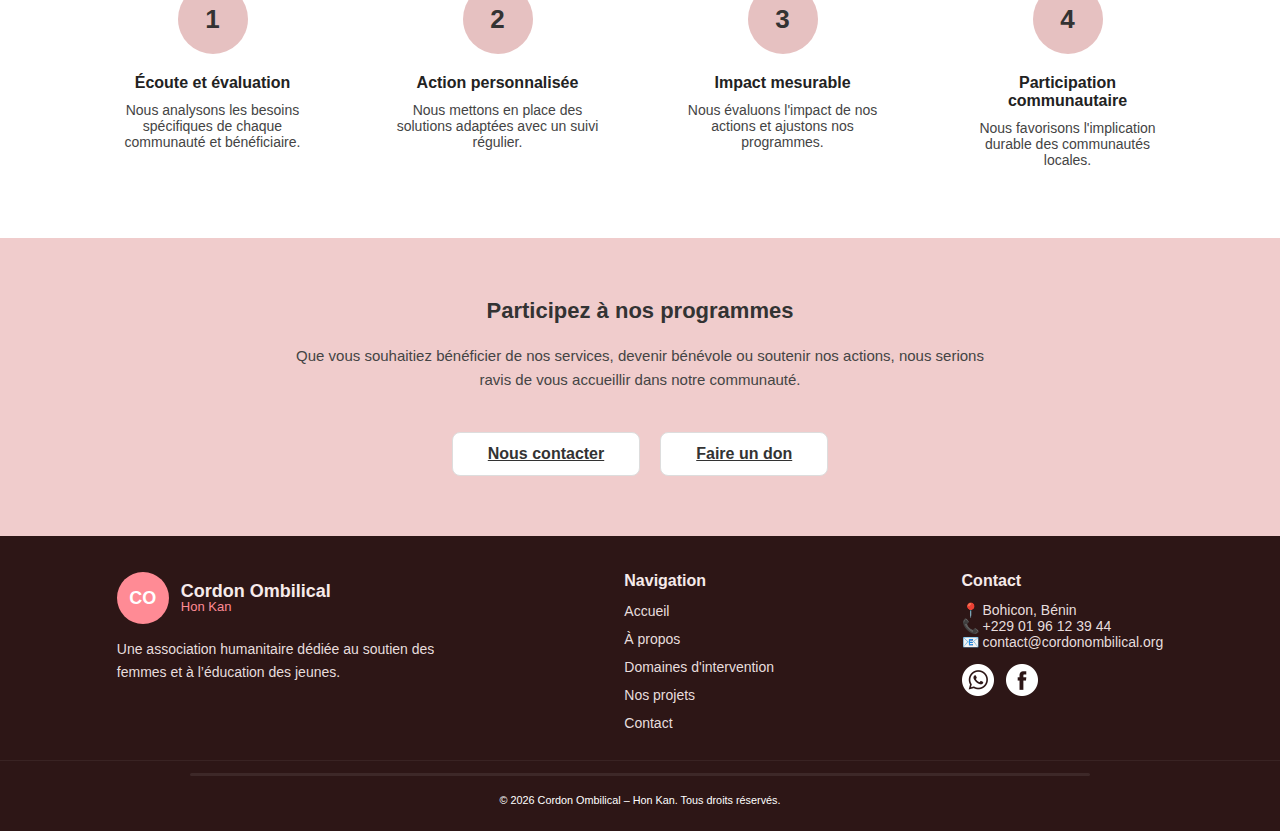
<file: domaines.html>
<!doctype html>
<html lang="fr">
<head>
  <meta charset="utf-8" />
  <meta name="viewport" content="width=device-width,initial-scale=1" />
  <title>Domaines d'intervention — Cordon Ombilical – Hon Kan</title>
  <link href="https://fonts.googleapis.com/css2?family=Montserrat:wght@600;700&family=Nunito:wght@300;400;600&display=swap" rel="stylesheet">
  <link rel="stylesheet" href="css/style.css">
  <meta name="description" content="Domaines d'intervention de Cordon Ombilical – Hon Kan : histoire, mission, valeurs et équipe.">
</head>
<body>
    
 
  <!-- ==================== HEADER ==================== -->
<header class="header">
  <div class="logo">
    <div class="logo-circle">CO</div>
    <div class="logo-text">
      <h3>Cordon Ombilical</h3>
      <span>Hon Kan</span>
    </div>
  </div>

  <!-- Bouton menu mobile -->
  <button class="menu-toggle" aria-label="Ouvrir le menu">☰</button>

  <!-- Navigation -->
  <nav class="nav">
    <a href="index.html">Accueil</a>
    <a href="apropos.html">À propos</a>
    <a href="domaines.html">Domaines d'intervention</a>
    <a href="projets.html">Nos projets</a>
    <a href="contact.html">Contact</a>
  </nav>

  <!-- Croix fermer -->
  <button class="menu-close" aria-label="Fermer le menu">✕</button>

  <!-- Bouton don desktop -->
  <a href="contact.html" class="btn-don">Faire un don</a>
</header>
<!-- ==================== FIN HEADER ==================== -->

 

<!-- =========== HERO DOMAINES D’INTERVENTION =========== -->
<section class="domaines-hero">
  <div class="domaines-hero-container">

    <h1>Nos domaines d'intervention</h1>
    <p>Des actions concrètes pour un impact durable</p>

  </div>
</section>


<!--SECTION : Soutien aux femmes-->

<section class="intervention-section">
  <div class="intervention-container">

    <!-- Icône + titre + texte -->
    <div class="intervention-text">
      <div class="icon-circle">
        <img src="icons/soutien-technique.png" alt="Icône">
      </div>

      <h3>Soutien aux femmes</h3>

      <p>
        Nous accompagnons les femmes dans leur développement personnel et professionnel à travers des programmes adaptés à leurs besoins.
      </p>

      <h4>Nos actions :</h4>

      <ul>
        <li>Ateliers de développement personnel et confiance en soi</li>
        <li>Formations en leadership féminin</li>
        <li>Accompagnement psychosocial et conseil</li>
        <li>Groupes de parole et soutien communautaire</li>
        <li>Sensibilisation aux droits des femmes</li>
        <li>Microcrédits et accompagnement financier</li>
      </ul>
    </div>

    <!-- Image à droite -->
    <div class="intervention-image">
      <img src="images/IMG-20251203-WA0152.jpg" alt="Soutien aux femmes">
    </div>

  </div>
</section>


<!-- Éducation des jeunes filles-->


<section class="intervention-section">
  <div class="intervention-container reverse">

    <!-- Image à gauche -->
    <div class="intervention-image">
      <img src="images/IMG-20251204-WA0048.jpg" alt="Éducation des jeunes filles">
    </div>

    <!-- Texte à droite -->
    <div class="intervention-text">
      <div class="icon-circle">
        <img src="icons/stationnaire.png" alt="Icône éducation">
      </div>

      <h3>Éducation des jeunes filles</h3>

      <p>
        Nous facilitons l'accès à l’éducation pour les jeunes filles défavorisées et assurons leur maintien dans le système scolaire.
      </p>

      <h4>Nos actions :</h4>

      <ul>
        <li>Bourses scolaires et aide financière</li>
        <li>Distribution de fournitures et uniformes scolaires</li>
        <li>Cours de soutien et tutorat</li>
        <li>Sensibilisation des familles sur l'importance de l'éducation des filles</li>
        <li>Mentorat par des modèles féminins</li>
      </ul>
    </div>

  </div>
</section>


<!-- Entrepreneuriat féminin -->

<section class="intervention-section">
  <div class="intervention-container">

    <!-- Texte à gauche -->
    <div class="intervention-text">
      <div class="icon-circle">
        <img src="icons/graphique-en-ligne.png" alt="Icône entrepreneuriat">
      </div>

      <h3>Entrepreneuriat féminin</h3>

      <p>
        Nous formons et accompagnons les femmes dans la création et le développement d’activités génératrices de revenus.
      </p>

      <h4>Nos actions :</h4>

      <ul>
        <li>Formations en création et gestion d’entreprise</li>
        <li>Microcrédits et accompagnement financier</li>
        <li>Mentorat entrepreneurial</li>
        <li>Mise en réseau avec d’autres entrepreneures</li>
        <li>Formations techniques (couture, artisanat, agriculture…)</li>
      </ul>
    </div>

    <!-- Image à droite -->
    <div class="intervention-image">
      <img src="images/IMG-20251203-WA0140.jpg" alt="Entrepreneuriat féminin">
    </div>

  </div>
</section>


<!-- aides aux élèves -->

<section class="intervention-section">
  <div class="intervention-container">

    <!-- Texte à gauche -->
    <div class="intervention-text">
      <div class="icon-circle">
        <img src="icons/etudiants.png" alt="Icône élèves et étudiants">
      </div>

      <h3>Aide aux élèves et étudiants</h3>

      <p>
        Nous soutenons les élèves et étudiants en difficulté pour leur permettre de poursuivre leurs études dans de bonnes conditions.
      </p>

      <h4>Nos actions :</h4>

      <ul>
        <li>Aide financière pour les frais de scolarité</li>
        <li>Distribution de matériel pédagogique</li>
        <li>Cours de soutien et préparation aux examens</li>
        <li>Orientation scolaire et professionnelle</li>
        <li>Programmes de parrainage</li>
      </ul>
    </div>

    <!-- Image à droite -->
    <div class="intervention-image">
      <img src="images/about.jpg" alt="Aide aux élèves et étudiants">
    </div>

  </div>
</section>


<!-- Soutien aux artistes-->


<section class="intervention-section">
  <div class="intervention-container reverse">

    <!-- Image à gauche -->
    <div class="intervention-image">
      <img src="images/artistes.jpg" alt="Soutien aux artistes">
    </div>

    <!-- Texte à droite -->
    <div class="intervention-text">
      <div class="icon-circle">
        <img src="icons/soutien-technique.png" alt="Icône éducation">
      </div>

      <h3>Soutien aux artistes</h3>

      <p>
        Nous accompagnons les artistes locaux dans le développement de leur créativité et la valorisation de leurs œuvres.
      </p>

      <h4>Nos actions :</h4>

      <ul>
            <li>Ateliers de formation artistique</li>
            <li>Fournitures et matériels d’art</li>
            <li>Expositions et événements culturels</li>
            <li>Accompagnement pour la vente de leurs créations</li>
        </ul>
    </div>

  </div>
</section>


<!-- Soutien aux artisans -->

<section class="intervention-section">
  <div class="intervention-container">

    <!-- Texte à gauche -->
    <div class="intervention-text">
      <div class="icon-circle">
        <img src="icons/soutien-technique.png" alt="Icône élèves et étudiants">
      </div>

      <h3>Soutien aux artisans</h3>

      <p>
        Nous aidons les artisans à moderniser leur production, améliorer leurs revenus et accéder à de nouveaux marchés.
      </p>

      <h4>Nos actions :</h4>

      <ul>
            <li>Appui matériel et équipement</li>
            <li>Formations techniques et gestion d’entreprise</li>
            <li>Création de coopératives artisanales</li>
            <li>Promotion et mise en marché des produits locaux</li>
        </ul>
    </div>

    <!-- Image à droite -->
    <div class="intervention-image">
      <img src="images/artisans.jpg" alt="Aide aux élèves et étudiants">
    </div>

  </div>
</section>

<!-- Programmes complémentaires -->

<section class="programmes-section">
    <h2>Programmes complémentaires</h2>
    <p class="subtext">
        D’autres initiatives pour répondre aux besoins diversifiés des communautés
    </p>

    <div class="programmes-grid">

        <div class="programme-card">
            <img src="icons/lobtention-du-diplome.png" alt="Alphabétisation">
            <h3>Alphabétisation</h3>
            <p>Cours d’alphabétisation pour les femmes adultes.</p>
        </div>

        <div class="programme-card">
            <img src="icons/education.png" alt="Formation professionnelle">
            <h3>Formation professionnelle</h3>
            <p>Programmes de formation adaptés au marché du travail.</p>
        </div>

        <div class="programme-card">
            <img src="icons/soutien-technique.png" alt="Aide d’urgence">
            <h3>Aide d’urgence</h3>
            <p>Soutien alimentaire et matériel aux familles en détresse.</p>
        </div>

        <div class="programme-card">
            <img src="icons/boutique.png" alt="Bibliothèques mobiles">
            <h3>Bibliothèques mobiles</h3>
            <p>Accès aux livres dans les zones rurales.</p>
        </div>

    </div>
</section>


<!-- NOTRE APPROCHE -->

<section class="approach-section">

    <h2>Notre approche</h2>

    <div class="approach-grid">

        <div class="approach-item">
            <div class="step-circle">1</div>
            <h3>Écoute et évaluation</h3>
            <p>Nous analysons les besoins spécifiques de chaque communauté et bénéficiaire.</p>
        </div>

        <div class="approach-item">
            <div class="step-circle">2</div>
            <h3>Action personnalisée</h3>
            <p>Nous mettons en place des solutions adaptées avec un suivi régulier.</p>
        </div>

        <div class="approach-item">
            <div class="step-circle">3</div>
            <h3>Impact mesurable</h3>
            <p>Nous évaluons l'impact de nos actions et ajustons nos programmes.</p>
        </div>

        <div class="approach-item">
            <div class="step-circle">4</div>
            <h3>Participation communautaire</h3>
            <p>Nous favorisons l'implication durable des communautés locales.</p>
        </div>

    </div>

</section>


<!-- Participez à nos programmes -->

<section class="program-join-section">

    <h2>Participez à nos programmes</h2>

    <p class="program-join-text">
        Que vous souhaitiez bénéficier de nos services, devenir bénévole ou soutenir nos actions, 
        nous serions ravis de vous accueillir dans notre communauté.
    </p>

    <div class="program-join-buttons">
        <a href="#" class="join-btn">Nous contacter</a>
        <a href="#" class="join-btn">Faire un don</a>
    </div>

</section>


<!-- ====================== FOOTER (remplacé) ====================== -->
<footer class="site-footer">
  <div class="footer-inner container">
    <!-- COLONNE 1 : logo + description -->
    <div class="footer-col footer-col--brand">
      <!-- logo identique au header (pas une image) -->
      <div class="logo footer-logo-inline">
        <div class="logo-circle">CO</div>
        <div class="logo-text">
          <h3>Cordon Ombilical</h3>
          <span>Hon Kan</span>
        </div>
      </div>

      <p class="footer-desc">
        Une association humanitaire dédiée au soutien des femmes et à l’éducation des jeunes.
      </p>
    </div>

    <!-- COLONNE 2 : navigation rapide -->
    <div class="footer-col footer-col--nav">
      <h4 class="footer-title">Navigation</h4>
      <ul class="footer-links">
        <li><a href="index.html">Accueil</a></li>
        <li><a href="apropos.html">À propos</a></li>
        <li><a href="domaines.html">Domaines d'intervention</a></li>
        <li><a href="projets.html">Nos projets</a></li>
        <li><a href="contact.html">Contact</a></li>
      </ul>
    </div>

    <!-- COLONNE 3 : contact + réseaux -->
    <div class="footer-col footer-col--contact">
      <h4 class="footer-title">Contact</h4>
      <ul class="contact-list">
        <li>📍 Bohicon, Bénin</li>
        <li>📞 +229 01 96 12 39 44</li>
        <li>📧 contact@cordonombilical.org</li>
      </ul>

      <div class="footer-socials">
        <!-- Assure-toi d'avoir les icônes dans /icons/ -->
        <a href="#" aria-label="WhatsApp"><img src="icons/whatsapp.png" alt="WhatsApp"></a>
        <a href="#" aria-label="Facebook"><img src="icons/facebook.png" alt="Facebook"></a>
      </div>
    </div>
  </div>

  <div class="footer-bottom container">
    <div class="footer-bottom-line"></div>
    <small>© <span id="footerYear"></span> Cordon Ombilical – Hon Kan. Tous droits réservés.</small>
  </div>
</footer>
<!-- ====================== FIN FOOTER ====================== -->


<!-- Lien vers ton fichier JavaScript -->
<script src="js/script.js"></script>

</body>
</html>
</file>
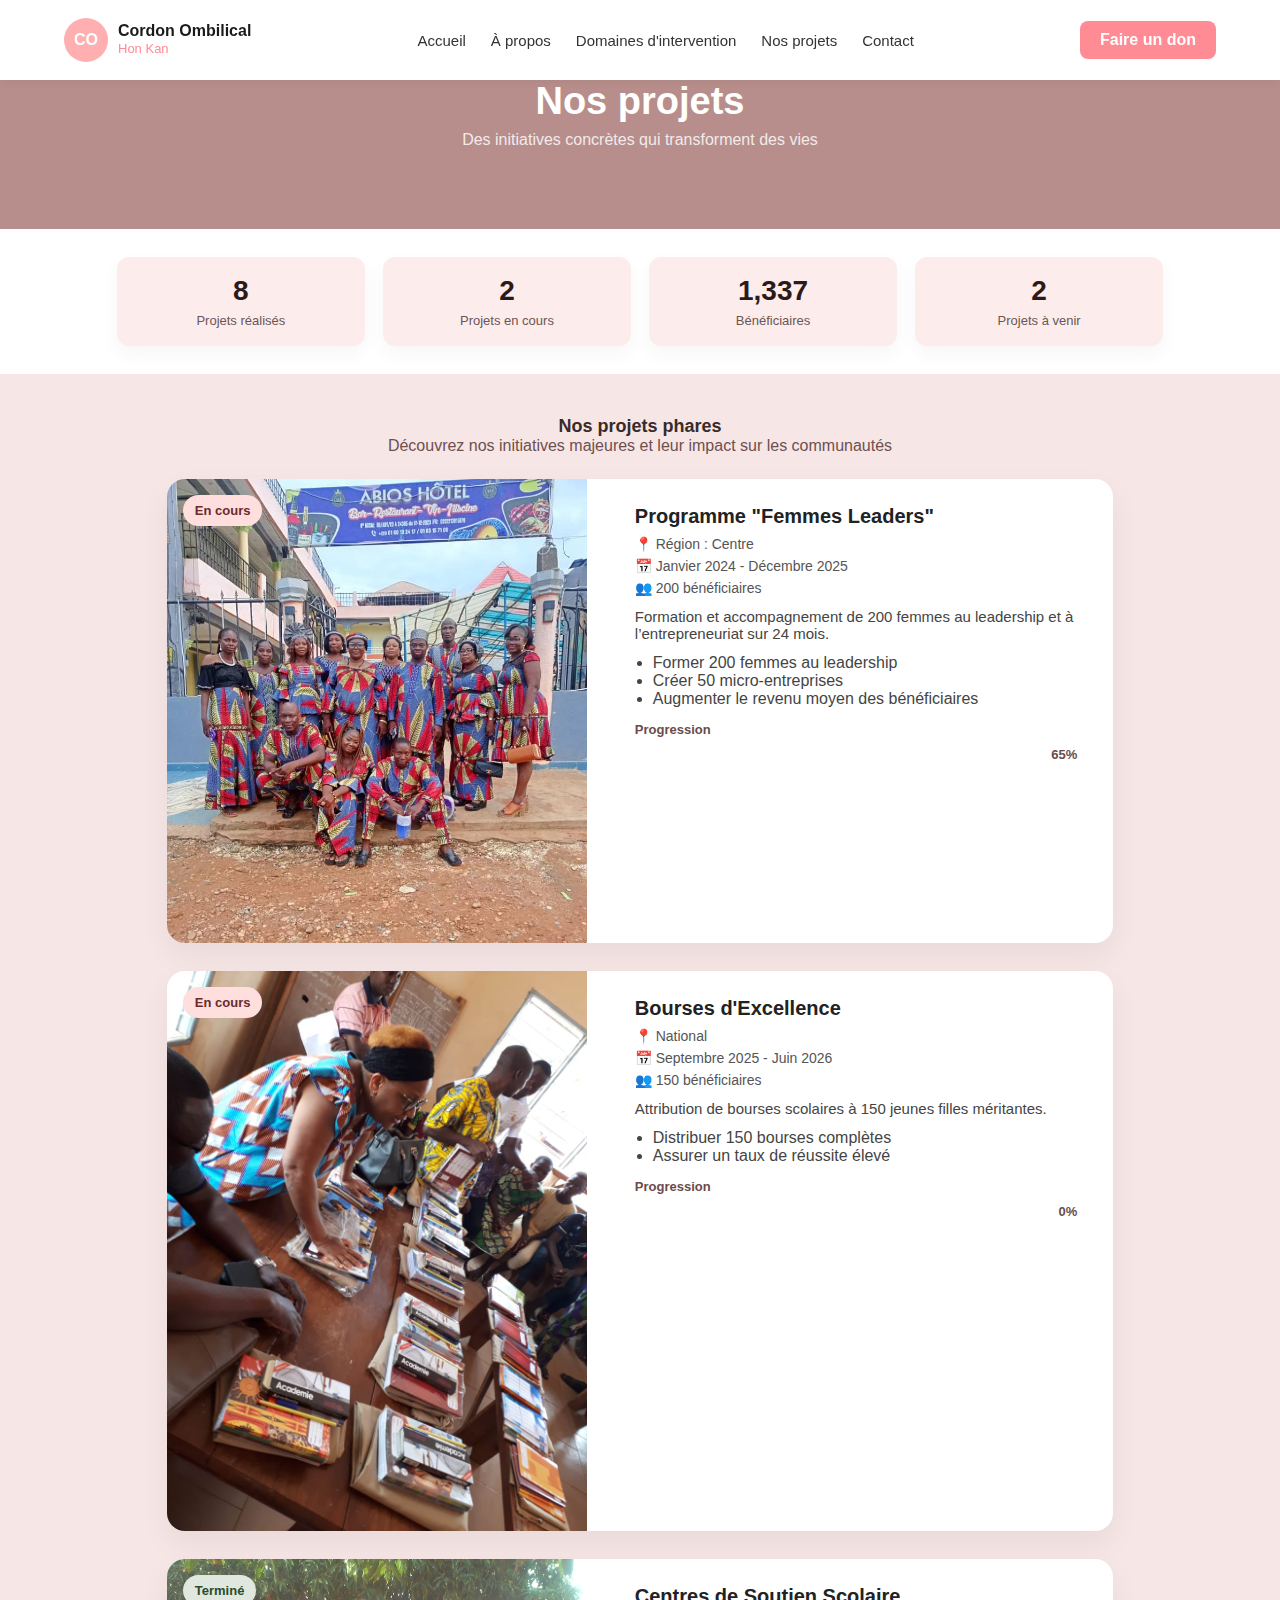
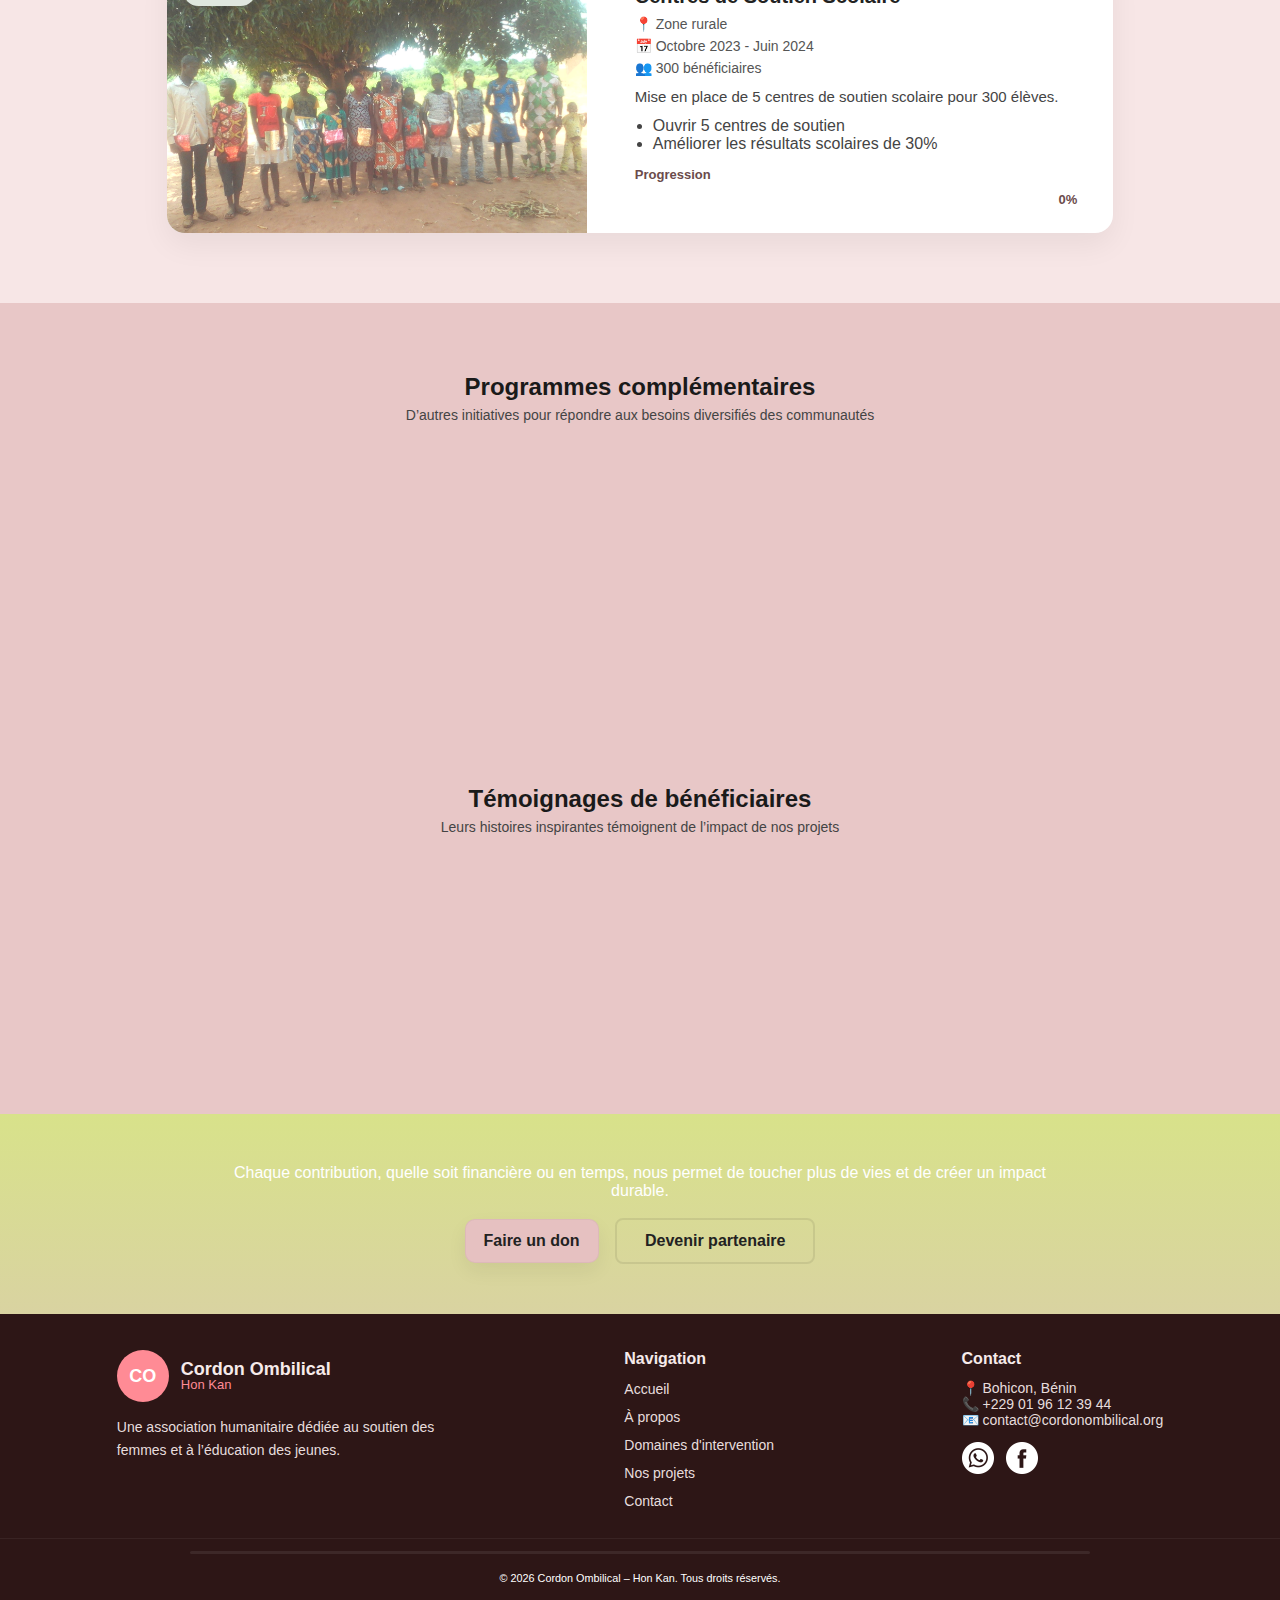
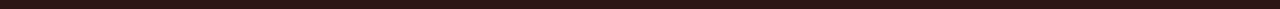
<file: projets.html>
<!doctype html>
<html lang="fr">
<head>
  <meta charset="utf-8" />
  <meta name="viewport" content="width=device-width,initial-scale=1" />
  <title>Nos projets — Cordon Ombilical – Hon Kan</title>
  <link href="https://fonts.googleapis.com/css2?family=Montserrat:wght@600;700&family=Nunito:wght@300;400;600&display=swap" rel="stylesheet">
  <link rel="stylesheet" href="css/style.css">
  <meta name="description" content="Projet de Cordon Ombilical – Hon Kan : Nos projets phares.">
</head>
<body>
    
 
  <!-- ==================== HEADER ==================== -->
<header class="header">
  <div class="logo">
    <div class="logo-circle">CO</div>
    <div class="logo-text">
      <h3>Cordon Ombilical</h3>
      <span>Hon Kan</span>
    </div>
  </div>

  <!-- Bouton menu mobile -->
  <button class="menu-toggle" aria-label="Ouvrir le menu">☰</button>

  <!-- Navigation -->
  <nav class="nav">
    <a href="index.html">Accueil</a>
    <a href="apropos.html">À propos</a>
    <a href="domaines.html">Domaines d'intervention</a>
    <a href="projets.html">Nos projets</a>
    <a href="contact.html">Contact</a>
  </nav>

  <!-- Croix fermer -->
  <button class="menu-close" aria-label="Fermer le menu">✕</button>

  <!-- Bouton don desktop -->
  <a href="contact.html" class="btn-don">Faire un don</a>
</header>
<!-- ==================== FIN HEADER ==================== -->

 

<!-- ================= HERO ================= -->
  <section class="projects-hero">
    <div class="projects-hero-inner">
      <h1>Nos projets</h1>
      <p>Des initiatives concrètes qui transforment des vies</p>
    </div>
  </section>

  <!-- ================= STATS RAPIDES (4 cartouches) ================= -->
  <section class="projects-stats">
    <div class="container stats-inner">
      <div class="stat">
        <div class="stat-number" data-target="12">0</div>
        <div class="stat-label">Projets réalisés</div>
      </div>

      <div class="stat">
        <div class="stat-number" data-target="4">0</div>
        <div class="stat-label">Projets en cours</div>
      </div>

      <div class="stat">
        <div class="stat-number" data-target="2000">0</div>
        <div class="stat-label">Bénéficiaires</div>
      </div>

      <div class="stat">
        <div class="stat-number" data-target="3">0</div>
        <div class="stat-label">Projets à venir</div>
      </div>
    </div>
  </section>

  <!-- ================= PROJETS PHARES (liste alternée) ================= -->
  <section class="projects-list-section">
    <div class="container">
      <h3 class="section-subtitle">Nos projets phares</h3>
      <p class="section-lead">Découvrez nos initiatives majeures et leur impact sur les communautés</p>

      <div class="projects-list">

        <!-- Projet 1 -->
        <article class="project-card">
          <div class="project-media">
            <img src="images/femme leaders.jpg" alt="Programme Femmes Leaders">
            <span class="status-badge">En cours</span>
          </div>

          <div class="project-body">
            <h4 class="project-title">Programme "Femmes Leaders"</h4>

            <ul class="project-meta">
              <li>📍 Région : Centre</li>
              <li>📅 Janvier 2024 - Décembre 2025</li>
              <li>👥 200 bénéficiaires</li>
            </ul>

            <p class="project-desc">
              Formation et accompagnement de 200 femmes au leadership et à l’entrepreneuriat sur 24 mois.
            </p>

            <ul class="project-goals">
              <li>Former 200 femmes au leadership</li>
              <li>Créer 50 micro-entreprises</li>
              <li>Augmenter le revenu moyen des bénéficiaires</li>
            </ul>

            <div class="progress-wrap" data-progress="65">
              <div class="progress-label">Progression</div>
              <div class="progress-bar">
                <div class="progress-fill"></div>
              </div>
              <div class="progress-percent">0%</div>
            </div>
          </div>
        </article>

        <!-- Projet 2 -->
        <article class="project-card">
          <div class="project-media">
            <img src="images/about.jpg" alt="Bourses d'Excellence">
            <span class="status-badge">En cours</span>
          </div>

          <div class="project-body">
            <h4 class="project-title">Bourses d'Excellence</h4>

            <ul class="project-meta">
              <li>📍 National</li>
              <li>📅 Septembre 2025 - Juin 2026</li>
              <li>👥 150 bénéficiaires</li>
            </ul>

            <p class="project-desc">Attribution de bourses scolaires à 150 jeunes filles méritantes.</p>

            <ul class="project-goals">
              <li>Distribuer 150 bourses complètes</li>
              <li>Assurer un taux de réussite élevé</li>
            </ul>

            <div class="progress-wrap" data-progress="45">
              <div class="progress-label">Progression</div>
              <div class="progress-bar">
                <div class="progress-fill"></div>
              </div>
              <div class="progress-percent">0%</div>
            </div>
          </div>
        </article>

        <!-- Projet 3 -->
        <article class="project-card">
          <div class="project-media">
            <img src="images/centre soutien.jpg" alt="Centres de Soutien Scolaire">
            <span class="status-badge finished">Terminé</span>
          </div>

          <div class="project-body">
            <h4 class="project-title">Centres de Soutien Scolaire</h4>

            <ul class="project-meta">
              <li>📍 Zone rurale</li>
              <li>📅 Octobre 2023 - Juin 2024</li>
              <li>👥 300 bénéficiaires</li>
            </ul>

            <p class="project-desc">Mise en place de 5 centres de soutien scolaire pour 300 élèves.</p>

            <ul class="project-goals">
              <li>Ouvrir 5 centres de soutien</li>
              <li>Améliorer les résultats scolaires de 30%</li>
            </ul>

            <div class="progress-wrap" data-progress="100">
              <div class="progress-label">Progression</div>
              <div class="progress-bar">
                <div class="progress-fill"></div>
              </div>
              <div class="progress-percent">0%</div>
            </div>
          </div>
        </article>

      </div> <!-- .projects-list -->
    </div> <!-- .container -->
  </section>

  <!-- ================= PROGRAMMES COMPLÉMENTAIRES (3 cartes) ================= -->
  <section class="programmes-complementaires">
    <div class="pc-container">
      <h3 class="pc-title">Programmes complémentaires</h3>
      <p class="pc-subtitle">D’autres initiatives pour répondre aux besoins diversifiés des communautés</p>

      <div class="pc-grid">
        <div class="pc-card">
          <img src="icons/boutique.png" class="pc-icon" alt="">
          <h4>Bibliothèques Mobiles</h4>
          <p>Création de 3 bibliothèques mobiles pour les zones isolées.</p>
          <span class="pc-date">Démarrage : Avril 2026</span>
        </div>

        <div class="pc-card">
          <img src="icons/education.png" class="pc-icon" alt="">
          <h4>Alphabétisation Adulte</h4>
          <p>Programme d’alphabétisation pour 150 femmes adultes.</p>
          <span class="pc-date">Démarrage : Mai 2026</span>
        </div>

        <div class="pc-card">
          <img src="icons/ordinateur-portable.png" class="pc-icon" alt="">
          <h4>Formation Numérique</h4>
          <p>Initiation à l’informatique pour 100 jeunes.</p>
          <span class="pc-date">Démarrage : Juin 2026</span>
        </div>
      </div>

    </div>
  </section>

  <!-- ================= TÉMOIGNAGES ================= -->
  <section class="temoignages">
    <div class="temoignages-container">
      <h3 class="t-title">Témoignages de bénéficiaires</h3>
      <p class="t-subtitle">Leurs histoires inspirantes témoignent de l’impact de nos projets</p>

      <div class="t-grid">
        <div class="t-card">
          <div class="t-header">
            <div class="t-avatar"></div>
            <div class="t-info">
              <h4>Aïcha M.</h4>
              <span>Programme Femmes Leaders</span>
            </div>
          </div>
          <p class="t-text">“Grâce à Cordon Ombilical, j’ai créé ma propre entreprise de couture. Aujourd’hui, j’emploie 5 personnes et je peux subvenir aux besoins de ma famille. Ce programme a changé ma vie.”</p>
        </div>

        <div class="t-card">
          <div class="t-header">
            <div class="t-avatar"></div>
            <div class="t-info">
              <h4>Fatou K.</h4>
              <span>Bourses d’Excellence</span>
            </div>
          </div>
          <p class="t-text">“Sans les bourses scolaires, je n’aurais jamais pu poursuivre mes études. Maintenant, je suis en dernière année de médecine et j’espère devenir médecin pour aider ma communauté.”</p>
        </div>
      </div>
    </div>
  </section>

  <!-- ================= CTA Soutenez nos projets ================= -->
  <section class="cta-support">
    <div class="container cta-inner">
      <p class="cta-text">Chaque contribution, quelle soit financière ou en temps, nous permet de toucher plus de vies et de créer un impact durable.</p>
      <div class="cta-actions">
        <a href="#" class="btn btn-primary">Faire un don</a>
        <a href="#" class="btn btn-outline">Devenir partenaire</a>
      </div>
    </div>
  </section>

  <!-- ====================== FOOTER (remplacé) ====================== -->
<footer class="site-footer">
  <div class="footer-inner container">
    <!-- COLONNE 1 : logo + description -->
    <div class="footer-col footer-col--brand">
      <!-- logo identique au header (pas une image) -->
      <div class="logo footer-logo-inline">
        <div class="logo-circle">CO</div>
        <div class="logo-text">
          <h3>Cordon Ombilical</h3>
          <span>Hon Kan</span>
        </div>
      </div>

      <p class="footer-desc">
        Une association humanitaire dédiée au soutien des femmes et à l’éducation des jeunes.
      </p>
    </div>

    <!-- COLONNE 2 : navigation rapide -->
    <div class="footer-col footer-col--nav">
      <h4 class="footer-title">Navigation</h4>
      <ul class="footer-links">
        <li><a href="index.html">Accueil</a></li>
        <li><a href="apropos.html">À propos</a></li>
        <li><a href="domaines.html">Domaines d'intervention</a></li>
        <li><a href="projets.html">Nos projets</a></li>
        <li><a href="contact.html">Contact</a></li>
      </ul>
    </div>

    <!-- COLONNE 3 : contact + réseaux -->
    <div class="footer-col footer-col--contact">
      <h4 class="footer-title">Contact</h4>
      <ul class="contact-list">
        <li>📍 Bohicon, Bénin</li>
        <li>📞 +229 01 96 12 39 44</li>
        <li>📧 contact@cordonombilical.org</li>
      </ul>

      <div class="footer-socials">
        <!-- Assure-toi d'avoir les icônes dans /icons/ -->
        <a href="#" aria-label="WhatsApp"><img src="icons/whatsapp.png" alt="WhatsApp"></a>
        <a href="#" aria-label="Facebook"><img src="icons/facebook.png" alt="Facebook"></a>
      </div>
    </div>
  </div>

  <div class="footer-bottom container">
    <div class="footer-bottom-line"></div>
    <small>© <span id="footerYear"></span> Cordon Ombilical – Hon Kan. Tous droits réservés.</small>
  </div>
</footer>
<!-- ====================== FIN FOOTER ====================== -->

  <!-- Lien JS (assure-toi que le chemin est correct) -->
  <script src="js/script.js"></script>
</body>
</html>
</file>
<file: css/style.css>
/* ==================== RESET ==================== */
* {
    margin: 0;
    padding: 0;
    box-sizing: border-box;
    font-family: "Poppins", sans-serif;
}

body {
    background-color: #ffffff;
    color: #1a1a1a;
}

/* ==================== HEADER ==================== */
.header {
    width: 100%;
    padding: 18px 5%;
    display: flex;
    justify-content: space-between;
    align-items: center;
    background: #ffffff;
    position: fixed;
    top: 0;
    left: 0;
    z-index: 1000;
    box-shadow: 0 2px 10px rgba(0,0,0,0.05);
}

/* LOGO */
.logo {
    display: flex;
    align-items: center;
    gap: 10px;
}

.logo-circle {
    width: 45px;
    height: 45px;
    background: #ff8b95;
    border-radius: 50%;
    display: flex;
    justify-content: center;
    align-items: center;
    color: #fff;
    font-weight: 700;
    font-size: 16px;
}

.logo-text h3 {
    font-size: 16px;
    font-weight: 600;
    line-height: 16px;
}
.logo-text span {
    font-size: 13px;
    color: #ff8b95;
}

/* NAVIGATION */
.nav {
    display: flex;
    gap: 28px;
}

.nav a {
    text-decoration: none;
    color: #333;
    font-size: 15px;
    transition: 0.3s;
}

.nav a:hover {
    color: #ff8b95;
}

/* BOUTON DON */
.btn-don {
    background: #ff8b95;
    padding: 10px 20px;
    border-radius: 8px;
    color: #fff;
    text-decoration: none;
    font-weight: 600;
    transition: 0.3s;
}

.btn-don:hover {
    background: #ff7080;
}

/* ==================== HERO SECTION ==================== */
.hero {
    width: 100%;
    height: 95vh;
    position: relative;
    margin-top: 80px; /* pour éviter que le header fixe cache le contenu */
    display: flex;
    align-items: center;
    justify-content: center;
}

.hero-bg {
    position: absolute;
    width: 100%;
    height: 100%;
    object-fit: cover;
    top: 0;
    left: 0;
    filter: brightness(0.55);
}

/* TEXTE DU HERO */
.hero-content {
    position: relative;
    text-align: center;
    color: #fff;
    max-width: 750px;
    padding: 0 20px;
}

.hero-content h1 {
    font-size: 48px;
    font-weight: 700;
    line-height: 1.2;
    margin-bottom: 20px;
}

.hero-content p {
    font-size: 17px;
    color: #f1f1f1;
    margin-bottom: 30px;
}

/* BOUTONS HERO */
.hero-buttons {
    display: flex;
    justify-content: center;
    gap: 20px;
}

.btn-white,
.btn-pink {
    padding: 12px 30px;
    border-radius: 8px;
    text-decoration: none;
    font-weight: 600;
    transition: 0.3s;
}

/* bouton blanc */
.btn-white {
    background: #fff;
    color: #333;
}

.btn-white:hover {
    background: #e8e8e8;
}

/* bouton rose */
.btn-pink {
    background: #ff8b95;
    color: #fff;
}

.btn-pink:hover {
    background: #ff6e7a;
}

/* ==================== RESPONSIVE ==================== */
@media (max-width: 768px) {
    .header {
        padding: 15px 4%;
    }

    .nav {
        display: none; /* On fera un menu mobile plus tard si tu veux */
    }

    .hero-content h1 {
        font-size: 32px;
    }

    .hero-content p {
        font-size: 15px;
    }

    .hero-buttons {
        flex-direction: column;
    }
}


/* ==================== ABOUT SECTION ==================== */
.about-section {
    width: 100%;
    padding: 80px 8%;
    background: #f4cbc7; /* rose très léger comme ta maquette */
}

.about-container {
    display: flex;
    align-items: center;
    justify-content: space-between;
    gap: 40px;
}

.about-text {
    flex: 1;
}

.about-text h2 {
    font-size: 26px;
    font-weight: 700;
    margin-bottom: 20px;
}

.about-text p {
    font-size: 15px;
    line-height: 1.6;
    margin-bottom: 15px;
    color: #333;
}

.btn-about {
    display: inline-block;
    margin-top: 10px;
    padding: 10px 20px;
    background: #ff8b95;
    color: #fff;
    border-radius: 7px;
    text-decoration: none;
    font-weight: 600;
    transition: 0.3s;
}

.btn-about:hover {
    background: #ff6f7a;
}

/* IMAGE */
.about-image {
    flex: 1;
    display: flex;
    justify-content: center;
}

.about-image img {
    width: 100%;
    max-width: 450px;
    border-radius: 18px;
    object-fit: cover;
}

/* RESPONSIVE */
@media (max-width: 900px) {
    .about-container {
        flex-direction: column-reverse;
        text-align: center;
    }

    .about-image img {
        max-width: 100%;
    }
}


/* ==================== DOMAINES D'INTERVENTION ==================== */
.domains-section {
    width: 100%;
    padding: 80px 8%;
    text-align: center;
}

.domains-section h2 {
    font-size: 24px;
    font-weight: 700;
    margin-bottom: 10px;
}

.domains-subtitle {
    font-size: 15px;
    color: #555;
    max-width: 700px;
    margin: 0 auto 50px;
}

/* --- Cartes --- */
.domains-cards {
    display: grid;
    grid-template-columns: repeat(4, 1fr);
    gap: 25px;
}

.domain-card {
    background: #ffffff;
    padding: 30px 20px;
    border-radius: 18px;
    box-shadow: 0 5px 15px rgba(0,0,0,0.08);
    transition: 0.3s;
}

.domain-card:hover {
    transform: translateY(-6px);
    box-shadow: 0 8px 18px rgba(0,0,0,0.12);
}

.domain-card img {
    width: 45px;
    margin-bottom: 20px;
}

.domain-card h3 {
    font-size: 16px;
    margin-bottom: 10px;
    font-weight: 600;
}

.domain-card p {
    font-size: 14px;
    color: #555;
    line-height: 1.6;
}

/* BOUTON */
.btn-domains {
    display: inline-block;
    margin-top: 40px;
    background: #ff8b95;
    padding: 12px 28px;
    color: #fff;
    border-radius: 8px;
    text-decoration: none;
    font-weight: 600;
    transition: 0.3s;
}

.btn-domains:hover {
    background: #ff6e7f;
}

/* RESPONSIVE */
@media (max-width: 1024px) {
    .domains-cards {
        grid-template-columns: repeat(2, 1fr);
    }
}

@media (max-width: 600px) {
    .domains-cards {
        grid-template-columns: 1fr;
    }
}


/* ==================== IMPACT SECTION ==================== */
.impact-section {
    width: 100%;
    padding: 90px 8%;
    position: relative;
    background: url('../images/impact-bg.jpg') center/cover no-repeat;
}

/* Fond rose transparent par-dessus l'image */
.impact-overlay {
    position: absolute;
    top: 0;
    left: 0;
    width: 100%;
    height: 100%;
    background: rgba(200, 110, 110, 0.45); /* rose/rouge pastel transparent */
    backdrop-filter: blur(1px);
}

.impact-content {
    position: relative; /* Pour que le contenu soit par-dessus */
    text-align: center;
    color: #fff;
}

.impact-content h2 {
    font-size: 24px;
    font-weight: 700;
    margin-bottom: 10px;
}

.impact-subtitle {
    font-size: 15px;
    margin-bottom: 50px;
}

/* --- Statistiques --- */
.impact-stats {
    display: grid;
    grid-template-columns: repeat(4, 1fr);
    gap: 40px;
}

.stat-box h3 {
    font-size: 36px;
    font-weight: 800;
    margin-bottom: 10px;
}

.stat-box p {
    font-size: 15px;
}

/* RESPONSIVE */
@media (max-width: 900px) {
    .impact-stats {
        grid-template-columns: repeat(2, 1fr);
    }
}

@media (max-width: 500px) {
    .impact-stats {
        grid-template-columns: 1fr;
    }

    .stat-box h3 {
        font-size: 30px;
    }
}


/* ==================== JOIN SECTION ==================== */
.join-section {
    width: 100%;
    padding: 90px 8%;
    background: #f0e3da; /* beige très doux comme ta maquette */
    text-align: center;
}

.join-section h2 {
    font-size: 24px;
    font-weight: 700;
    margin-bottom: 15px;
}

.join-text {
    font-size: 15px;
    color: #444;
    max-width: 700px;
    margin: 0 auto 40px;
    line-height: 1.6;
}

/* --- Boutons --- */
.join-buttons {
    display: flex;
    justify-content: center;
    gap: 20px;
}

/* Bouton rose */
.btn-join-pink {
    background: #ff8b95;
    color: #fff;
    padding: 12px 26px;
    border-radius: 8px;
    font-weight: 600;
    text-decoration: none;
    transition: 0.3s;
}

.btn-join-pink:hover {
    background: #ff6f7b;
}

/* Bouton blanc */
.btn-join-white {
    background: #fff;
    color: #333;
    padding: 12px 26px;
    border-radius: 8px;
    font-weight: 600;
    text-decoration: none;
    border: 1px solid #ddd;
    transition: 0.3s;
}

.btn-join-white:hover {
    background: #f2f2f2;
}

/* Responsive */
@media (max-width: 600px) {
    .join-buttons {
        flex-direction: column;
    }
}


/* ====================== FOOTER (nouveau, fidèle à la maquette) ====================== */

/* couleurs fidèles à la maquette */
:root {
  --footer-bg: #3a1f1f;        /* brun foncé */
  --footer-accent: #ff8b95;    /* rose corail (déjà utilisé) */
  --footer-text: #f6eaea;      /* texte clair */
}

/* footer général */
.site-footer {
  background: var(--footer-bg);
  color: var(--footer-text);
  padding: 60px 0 30px;
  margin-top: 40px;
}

/* container réutilisable (tu as déjà .container) */
.footer-inner {
  display: grid;
  grid-template-columns: 1fr 1fr 1fr;
  gap: 32px;
  align-items: start;
}

/* COLONNE 1 : marque */
.footer-col--brand .footer-logo-inline {
  display: flex;
  align-items: center;
  gap: 12px;
  margin-bottom: 14px;
}

.footer-logo-inline .logo-circle {
  width: 52px;
  height: 52px;
  border-radius: 50%;
  background: var(--footer-accent);
  color: #fff;
  display: flex;
  align-items: center;
  justify-content: center;
  font-weight: 700;
  font-size: 18px;
}

.footer-logo-inline .logo-text h3 {
  font-size: 18px;
  margin: 0;
  color: var(--footer-text);
}

.footer-logo-inline .logo-text span {
  display: block;
  color: var(--footer-accent);
  font-size: 13px;
}

/* description sous logo */
.footer-desc {
  font-size: 14px;
  line-height: 1.6;
  color: rgba(246,234,234,0.95);
  margin-top: 8px;
  max-width: 320px;
}

/* COLONNE 2 : liens */
.footer-title {
  font-size: 16px;
  font-weight: 700;
  margin-bottom: 12px;
  color: var(--footer-text);
}

.footer-links {
  list-style: none;
  padding: 0;
  margin: 0;
}

.footer-links li {
  margin-bottom: 10px;
}

.footer-links a {
  color: rgba(246,234,234,0.95);
  text-decoration: none;
  font-size: 14px;
}

.footer-links a:hover {
  color: #fff;
  text-decoration: underline;
}

/* COLONNE 3 : contact & socials */
.contact-list {
  list-style: none;
  padding: 0;
  margin: 0 0 14px 0;
  font-size: 14px;
  color: rgba(246,234,234,0.95);
}

.footer-socials {
  display: flex;
  gap: 12px;
  margin-top: 8px;
}

.footer-socials a img {
  width: 32px;
  height: 32px;
  filter: brightness(100%);
  transition: transform .18s ease;
    /* Transformation icône noire -> blanche */
  filter: brightness(0) invert(1);
}
}

.footer-socials a img:hover {
  transform: translateY(-3px);
}

/* bottom area */
.footer-bottom {
  padding-top: 18px;
  text-align: center;
  color: rgba(246,234,234,0.85);
  margin-top: 18px;
}

.footer-bottom-line {
  height: 3px;
  width: 90%;
  max-width: 900px;
  margin: 0 auto 16px;
  background: rgba(255,255,255,0.08);
  border-radius: 4px;
}

/* Responsive : empiler les colonnes sur mobile */
@media (max-width: 900px) {
  .footer-inner {
    grid-template-columns: 1fr;
    text-align: center;
  }
  .footer-desc { margin: 12px auto 0; }
  .footer-logo-inline { justify-content: center; }
  .footer-links li { display: inline-block; margin: 6px 10px; }
  .footer-socials { justify-content: center; }
}


/* ============================= */
/* SECTION HERO - À PROPOS */
/* ============================= */

.apropos-hero {
    background-color: #cfaeae; /* Rose doux comme sur la maquette */
    padding: 120px 20px;
    text-align: center;
}

.apropos-hero-content h1 {
    font-size: 48px;
    font-weight: 700;
    color: #ffffff;
    margin-bottom: 10px;
}

.apropos-hero-content p {
    font-size: 18px;
    color: #ffffff;
    opacity: 0.9;
}



/* ============================= */
/* SECTION : NOTRE HISTOIRE */
/* ============================= */

.history-section {
    padding: 100px 8%;
    background-color: #ffffff;
}

.history-container {
    display: flex;
    align-items: center;
    gap: 60px;
}

/* Image */
.history-image img {
    width: 100%;
    max-width: 500px;
    border-radius: 12px;
}

/* Contenu texte */
.history-content {
    max-width: 520px;
}

.history-subtitle {
    color: #9b5c8f; /* Violet doux */
    font-weight: 600;
    font-size: 14px;
    text-transform: uppercase;
}

.history-content h2 {
    font-size: 32px;
    margin: 15px 0;
    color: #333;
}

.history-content p {
    font-size: 16px;
    line-height: 1.7;
    color: #555;
}

/* Responsive */
@media screen and (max-width: 900px) {
    .history-container {
        flex-direction: column;
        text-align: center;
    }
}


/* ---------- HISTORY : image + texte (version fidèle maquette) ---------- */
.history-section {
  background: #fff;
  padding: 70px 0;
}

.history-wrap {
  display: grid;
  grid-template-columns: 1fr 1fr;
  gap: 48px;
  align-items: center;
  padding: 0 5%;
  max-width: 1200px;
  margin: 0 auto;
}

/* Media (image) */
.history-media {
  width: 100%;
}
.history-img {
  width: 100%;
  height: auto;
  border-radius: 16px;
  object-fit: cover;
  box-shadow: 0 10px 30px rgba(0,0,0,0.06);
}

/* Texte */
.history-text {
  width: 100%;
}

.eyebrow {
  font-size: 13px;
  font-weight: 700;
  color: #9b5c8f; /* violet doux */
  text-transform: uppercase;
  margin-bottom: 10px;
}

.history-title {
  font-size: 28px;
  font-weight: 800;
  color: #222;
  margin: 6px 0 18px;
}

.history-paragraphs p {
  color: #444;
  font-size: 15px;
  line-height: 1.7;
  margin-bottom: 14px;
}

/* ---------- MISSION & VISION cards (deux grandes cartes sur fond rose clair) ---------- */
.mv-section {
  background: #f3dcdc; /* rose clair; ajuste si nécessaire */
  padding: 48px 0 80px;
}

.mv-wrap {
  display: grid;
  grid-template-columns: 1fr 1fr;
  gap: 28px;
  padding: 0 5%;
  max-width: 1100px;
  margin: 0 auto;
  align-items: stretch;
}

/* card */
.mv-card {
  background: #fff;
  border-radius: 18px;
  padding: 26px;
  box-shadow: 0 12px 28px rgba(0,0,0,0.06);
  display: flex;
  flex-direction: column;
  gap: 12px;
}

/* icon area */
.mv-icon img {
  width: 42px;
  height: 42px;
}

/* title & text */
.mv-title {
  font-size: 16px;
  font-weight: 700;
  color: #222;
  margin-top: 6px;
}

.mv-text {
  font-size: 14px;
  color: #555;
  line-height: 1.6;
}

/* Responsive : empile vertical sur petit écran */
@media (max-width: 960px) {
  .history-wrap {
    grid-template-columns: 1fr;
    gap: 28px;
    text-align: center;
  }
  .history-img { max-height: 360px; object-fit: cover; }
  .mv-wrap { grid-template-columns: 1fr; }
}

/* petit ajustement mobile */
@media (max-width: 480px) {
  .history-title { font-size: 24px; }
  .mv-card { padding: 20px; border-radius: 14px; }
}



/* =========== SECTION : NOS VALEURS FONDAMENTALES =========== */

.values-section {
  background: #ffffff;
  padding: 80px 0;
}

.values-container {
  max-width: 1200px;
  margin: 0 auto;
  padding: 0 5%;
}

/* Titre */
.values-header {
  text-align: center;
  margin-bottom: 50px;
}

.values-header h2 {
  font-size: 28px;
  color: #222;
  font-weight: 800;
  margin-bottom: 8px;
}

.values-header p {
  font-size: 14px;
  color: #666;
}

/* Grille */
.values-grid {
  display: grid;
  grid-template-columns: repeat(4, 1fr);
  gap: 22px;
}

/* Carte */
.value-card {
  background: #fff;
  border-radius: 18px;
  padding: 26px 20px;
  text-align: center;
  box-shadow: 0 12px 25px rgba(0,0,0,0.06);
  transition: transform 0.3s ease;
}

.value-card:hover {
  transform: translateY(-5px);
}

.value-icon img {
  width: 44px;
  height: 44px;
  margin-bottom: 12px;
}

.value-card h4 {
  font-size: 15px;
  font-weight: 700;
  color: #222;
  margin-bottom: 6px;
}

.value-card p {
  font-size: 13px;
  color: #555;
  line-height: 1.6;
}

/* Responsive */
@media (max-width: 1024px) {
  .values-grid {
    grid-template-columns: repeat(2, 1fr);
  }
}

@media (max-width: 520px) {
  .values-grid {
    grid-template-columns: 1fr;
  }
}



/* =========== SECTION : NOTRE ÉQUIPE =========== */

.team-section {
  background: #f8fafc;
  padding: 90px 0;
}

.team-container {
  max-width: 1200px;
  margin: 0 auto;
  padding: 0 5%;
}

/* Titre */
.team-header {
  text-align: center;
  margin-bottom: 50px;
}

.team-header h2 {
  font-size: 28px;
  font-weight: 800;
  color: #222;
  margin-bottom: 8px;
}

.team-header p {
  font-size: 14px;
  color: #666;
}

/* Grille équipe */
.team-grid {
  display: grid;
  grid-template-columns: repeat(4, 1fr);
  gap: 24px;
}

/* Carte membre */
.team-card {
  background: #fff;
  border-radius: 20px;
  padding: 22px;
  text-align: center;
  box-shadow: 0 12px 25px rgba(0,0,0,0.06);
  transition: transform 0.3s ease;
}

.team-card:hover {
  transform: translateY(-6px);
}

.team-photo img {
  width: 100%;
  height: 260px;
  object-fit: cover;
  border-radius: 16px;
  margin-bottom: 16px;
}

.team-card h4 {
  font-size: 15px;
  font-weight: 700;
  color: #222;
  margin-bottom: 3px;
}

.team-card span {
  font-size: 13px;
  color: #777;
}

/* Responsive */
@media (max-width: 1024px) {
  .team-grid {
    grid-template-columns: repeat(2, 1fr);
  }
}

@media (max-width: 520px) {
  .team-grid {
    grid-template-columns: 1fr;
  }
}




/* =========== SECTION : NOS PARTENAIRES =========== */

.partners-section {
  background: #f1d3cf;
  padding: 80px 0;
}

.partners-container {
  max-width: 1200px;
  margin: 0 auto;
  padding: 0 6%;
}

/* Titre */
.partners-header {
  text-align: center;
  margin-bottom: 45px;
}

.partners-header h2 {
  font-size: 26px;
  font-weight: 800;
  color: #222;
  margin-bottom: 6px;
}

.partners-header p {
  font-size: 14px;
  color: #555;
}

/* Logos */
.partners-logos {
  display: grid;
  grid-template-columns: repeat(4, 1fr);
  gap: 22px;
  align-items: center;
}

/* Carte logo */
.partner-card {
  background: #e6bcbc;
  padding: 30px;
  border-radius: 16px;
  display: flex;
  justify-content: center;
  align-items: center;
  box-shadow: 0 10px 20px rgba(0,0,0,0.08);
  opacity: 0;
  transform: translateY(30px);
  transition: all 0.6s ease;
}

.partner-card img {
  max-width: 100%;
  height: 50px;
  object-fit: contain;
}

/* Animation active via JS */
.partner-card.visible {
  opacity: 1;
  transform: translateY(0);
}

/* Responsive */
@media (max-width: 900px) {
  .partners-logos {
    grid-template-columns: repeat(2, 1fr);
  }
}

@media (max-width: 500px) {
  .partners-logos {
    grid-template-columns: 1fr;
  }
}


/* ===== FIX ESPACE BLANC ENTRE PARTENAIRES ET FOOTER ===== */

.partners-section {
  background: #f1d3cf;
  padding: 80px 0 60px;  /* ✅ espace propre en bas */
  position: relative;
  overflow: visible;
}

body {
  margin: 0;
  padding: 0;
}

footer {
  margin-top: 0;
}



/* ===== FIX FINAL ESPACE BLANC DEFINITIF ===== */

body, html {
  margin: 0;
  padding: 0;
  overflow-x: hidden;
}

.partners-section {
  margin-bottom: 0 !important;
  padding-bottom: 40px !important;
  border-bottom: none;
}

.partners-container {
  margin-bottom: 0 !important;
  padding-bottom: 0 !important;
}

.partners-logos {
  margin-bottom: 0 !important;
}

.partner-card:last-child {
  margin-bottom: 0 !important;
}

footer {
  margin-top: 0 !important;
  padding-top: 40px;  /* ✅ juste l’espace propre */
}


/* =========== HERO DOMAINES D’INTERVENTION =========== */

.domaines-hero {
  background: #b78e8b;
  padding: 100px 6%;
  text-align: center;
}

.domaines-hero-container h1 {
  font-size: 38px;
  color: #fff;
  font-weight: 800;
  margin-bottom: 10px;
}

.domaines-hero-container p {
  font-size: 15px;
  color: #f2f2f2;
}



/* ===== SECTION : Soutien aux femmes ===== */

.intervention-section {
  padding: 80px 0;
  background: #ffffff;
}

.intervention-container {
  max-width: 1200px;
  margin: 0 auto;
  padding: 0 6%;
  display: grid;
  grid-template-columns: 1fr 1fr;
  gap: 40px;
  align-items: center;
}

/* Icone */
.icon-circle {
  width: 48px;
  height: 48px;
  border: 2px solid #000;
  border-radius: 50%;
  display: flex;
  justify-content: center;
  align-items: center;
  margin-bottom: 15px;
}

.icon-circle img {
  width: 22px;
  height: 22px;
}

/* Textes */
.intervention-text h3 {
  font-size: 20px;
  font-weight: 800;
  margin-bottom: 12px;
  color: #222;
}

.intervention-text p {
  font-size: 14px;
  color: #444;
  margin-bottom: 18px;
}

.intervention-text h4 {
  font-size: 14px;
  font-weight: 700;
  margin-bottom: 10px;
}

.intervention-text ul {
  padding-left: 18px;
}

.intervention-text ul li {
  margin-bottom: 6px;
  font-size: 14px;
  color: #333;
}

/* Image */
.intervention-image img {
  width: 100%;
  border-radius: 10px;
  object-fit: cover;
}

/* Responsive */
@media (max-width: 850px) {
  .intervention-container {
    grid-template-columns: 1fr;
  }

  .intervention-image {
    order: -1;
  }
}


/* Mise en miroir pour les sections alternées */
.intervention-container.reverse {
  grid-template-columns: 1fr 1fr;
}

.intervention-container.reverse .intervention-image {
  order: 1;
}

.intervention-container.reverse .intervention-text {
  order: 2;
}

/* Responsive */
@media (max-width: 850px) {
  .intervention-container.reverse {
    grid-template-columns: 1fr;
  }

  .intervention-container.reverse .intervention-image {
    order: -1; /* image en haut sur mobile */
  }
}


/* entrepreunariat feminine */

.intervention-section {
  padding: 70px 0;
}

.intervention-container {
  max-width: 1200px;
  margin: auto;
  padding: 0 6%;
  display: grid;
  grid-template-columns: 1fr 1fr;
  gap: 40px;
  align-items: center;
}

.intervention-text h3 {
  font-size: 24px;
  font-weight: 800;
  margin-bottom: 12px;
  color: #222;
}

.intervention-text p {
  margin-bottom: 12px;
  color: #444;
}

.intervention-text ul {
  margin-top: 10px;
  padding-left: 18px;
  line-height: 1.7;
}

.icon-circle {
  width: 55px;
  height: 55px;
  border-radius: 50%;
  border: 1.6px solid #000;
  display: flex;
  align-items: center;
  justify-content: center;
  margin-bottom: 14px;
}

.icon-circle img {
  width: 26px;
  height: 26px;
}

/* Responsive */
@media (max-width: 850px) {
  .intervention-container {
    grid-template-columns: 1fr;
  }

  .intervention-image img {
    width: 100%;
    border-radius: 10px;
  }
}


/* ====================== PROGRAMMES COMPLÉMENTAIRES ====================== */

.programmes-complementaires {
    background-color: #e6c1c1; /* rose clair (proche de ta maquette) */
    text-align: center;
    padding: 60px 20px;
}

.programmes-section h2 {
    font-size: 32px;
    margin-bottom: 5px;
    color: #333;
}

.programmes-section .subtext {
    color: #555;
    margin-bottom: 40px;
    font-size: 16px;
}

.programmes-grid {
    display: grid;
    grid-template-columns: repeat(4, 1fr);
    gap: 25px;
    max-width: 1100px;
    margin: auto;
}

.programme-card {
    background: #fff;
    padding: 25px 20px;
    border-radius: 12px;
    text-align: center;
    box-shadow: 0 2px 8px rgba(0,0,0,0.08);
}

.programme-card img {
    width: 60px;
    margin-bottom: 15px;
}

.programme-card h3 {
    font-size: 18px;
    margin-bottom: 10px;
    color: #222;
}

.programme-card p {
    font-size: 14px;
    color: #666;
}



/* ===== SECTION NOTRE APPROCHE ===== */

.approach-section {
    background: #ffffff;
    text-align: center;
    padding: 70px 20px;
}

.approach-section h2 {
    font-size: 28px;
    font-weight: 800;
    margin-bottom: 50px;
    color: #333;
}

.approach-grid {
    display: grid;
    grid-template-columns: repeat(4, 1fr);
    gap: 40px;
    max-width: 1100px;
    margin: auto;
}

.approach-item {
    text-align: center;
    padding: 0 20px;
}

.step-circle {
    width: 70px;
    height: 70px;
    border-radius: 50%;
    background: #e6c1c1; /* rose clair identique à ta maquette */
    margin: 0 auto 20px;
    display: flex;
    justify-content: center;
    align-items: center;
    font-size: 26px;
    font-weight: 700;
    color: #333;
}

.approach-item h3 {
    font-size: 16px;
    font-weight: 700;
    margin-bottom: 10px;
    color: #222;
}

.approach-item p {
    font-size: 14px;
    color: #444;
}

/* Responsive */
@media (max-width: 900px) {
    .approach-grid {
        grid-template-columns: 1fr 1fr;
    }
}

@media (max-width: 550px) {
    .approach-grid {
        grid-template-columns: 1fr;
    }
}


/* ===== SECTION PARTICIPEZ À NOS PROGRAMMES ===== */

.program-join-section {
    background: #f0cccc; /* rose très clair comme ton image */
    text-align: center;
    padding: 60px 20px;
}

.program-join-section h2 {
    font-size: 22px;
    font-weight: 700;
    margin-bottom: 20px;
    color: #333;
}

.program-join-text {
    font-size: 15px;
    max-width: 700px;
    margin: 0 auto 40px;
    color: #444;
    line-height: 1.6;
}

.program-join-buttons {
    display: flex;
    justify-content: center;
    gap: 20px;
}

.join-btn {
    background: white;
    padding: 12px 35px;
    border-radius: 8px;
    color: #333;
    font-weight: 600;
    border: 1px solid #ddd;
    transition: 0.3s ease;
}

.join-btn:hover {
    background: #ffffffcc;
    transform: translateY(-3px);
}



/* ------------------ Projects: hero ------------------ */
.projects-hero {
  background: #b78e8b; /* couleur de la maquette */
  padding: 80px 6%;
  text-align: center;
}
.projects-hero-inner h1 {
  font-size: 38px;
  color: #fff;
  margin-bottom: 8px;
  font-weight: 800;
}
.projects-hero-inner p { color: #f1eaea; }

/* ------------------ Stats rapidos ------------------ */
.projects-stats { background:#fff; padding: 28px 0; }
.stats-inner { max-width:1200px; margin:0 auto; padding:0 6%; display:grid; grid-template-columns: repeat(4,1fr); gap:18px; }
.stat { background:#fdecec; padding:18px 16px; border-radius:12px; text-align:center; box-shadow:0 8px 20px rgba(0,0,0,0.04); min-width:140px; }
.stat-number { font-weight:800; font-size:28px; color:#2b1a1a; }
.stat-label { font-size:13px; color:#6b5555; margin-top:6px; }

/* ------------------ Projects list ------------------ */
.projects-list-section { background:#f7e6e6; padding:36px 0 70px; }
.section-subtitle { text-align:center; font-size:18px; font-weight:700; color:#3a2a2a; margin-top:6px; }
.section-lead { text-align:center; color:#6d5050; margin-bottom:24px; }

/* container grid */
.projects-list { max-width:1100px; margin:0 auto; padding:0 6%; display:grid; gap:28px; }

/* project card */
.project-card { display:grid; grid-template-columns: 420px 1fr; gap:22px; background:#fff; border-radius:18px; overflow:hidden; box-shadow:0 12px 30px rgba(0,0,0,0.06); }

/* media */
.project-media { position:relative; min-height:260px; background:#eee; }
.project-media img { width:100%; height:100%; object-fit:cover; display:block; }
.status-badge { position:absolute; left:16px; top:16px; background:#ffdede; color:#6b2b2b; padding:8px 12px; border-radius:18px; font-weight:700; font-size:13px; }
.status-badge.finished { background:#dfe7df; color:#2b4b2b; }

/* body */
.project-body { padding:26px; }
.project-title { font-size:20px; margin-bottom:8px; color:#222; }
.project-meta { list-style:none; padding:0; margin:8px 0 12px; color:#555; font-size:14px; }
.project-meta li { margin-bottom:6px; }
.project-desc { color:#444; margin-bottom:12px; font-size:15px; }
.project-goals { list-style: disc; padding-left:18px; color:#444; margin-bottom:14px; }

/* progress */
.progress-wrap { display:grid; grid-template-columns:1fr auto; gap:10px; align-items:center; }
.progress-label { font-weight:700; color:#6b4b4b; font-size:13px; }
.progress-bar { width:100%; height:12px; background:#f0dede; border-radius:999px; overflow:hidden; }
.progress-fill { height:100%; background: linear-gradient(90deg,#ff8b95,#c77a86); width:0%; transition: width 1.2s ease; }
.progress-percent { font-weight:700; color:#6b4b4b; font-size:13px; min-width:48px; text-align:right; }

/* ------------------ Programmes complémentaires ------------------ */
.programmes-complementaires { background:#e8c7c7; padding:70px 0; }
.pc-container { max-width:1200px; margin:0 auto; padding:0 6%; text-align:center; }
.pc-title { font-size:24px; font-weight:800; margin-bottom:6px; }
.pc-subtitle { color:#444; font-size:14px; margin-bottom:35px; }
.pc-grid { display:grid; grid-template-columns: repeat(3,1fr); gap:22px; }
.pc-card { background:#f4dede; border-radius:16px; padding:28px 20px; text-align:center; box-shadow:0 10px 25px rgba(0,0,0,0.06); opacity:0; transform:translateY(40px); transition:0.6s ease; }
.pc-card.visible { opacity:1; transform:translateY(0); }
.pc-icon { width:28px; margin-bottom:14px; filter:grayscale(100%) contrast(0.5); }
.pc-card h4 { font-size:17px; font-weight:700; margin-bottom:8px; }
.pc-card p { font-size:14px; color:#333; margin-bottom:10px; }
.pc-date { display:block; font-size:13px; font-weight:600; color:#6b4b4b; }

/* ------------------ Témoignages ------------------ */
.temoignages { background:#e8c7c7; padding:70px 0; }
.temoignages-container { max-width:1200px; margin:0 auto; padding:0 6%; text-align:center; }
.t-title { font-size:24px; font-weight:800; margin-bottom:6px; }
.t-subtitle { font-size:14px; color:#444; margin-bottom:40px; }
.t-grid { display:grid; grid-template-columns:repeat(2,1fr); gap:25px; }
.t-card { background:#f4dede; border-radius:18px; padding:22px 24px; box-shadow:0 10px 20px rgba(0,0,0,0.07); text-align:left; opacity:0; transform:translateY(40px); transition:0.6s ease; }
.t-card.visible { opacity:1; transform:translateY(0); }
.t-header { display:flex; align-items:center; gap:14px; margin-bottom:14px; }
.t-avatar { width:48px; height:48px; background:#d2b4a8; border-radius:50%; }
.t-info h4 { font-size:15px; font-weight:700; }
.t-info span { font-size:13px; color:#555; }
.t-text { font-size:14px; color:#3a3a3a; line-height:1.5; }

/* ------------------ CTA Soutenez nos projets ------------------ */
.cta-support { background: linear-gradient(180deg,#d8e28a,#d9d3a1); padding:50px 0; text-align:center; }
.cta-inner { max-width:1000px; margin:0 auto; padding:0 6%; }
.cta-text { color:#fff; margin-bottom:18px; }
.btn { display:inline-block; padding:12px 28px; border-radius:8px; text-decoration:none; font-weight:700; }
.btn-primary { background:#fff; color:#222; box-shadow:0 8px 20px rgba(0,0,0,0.06); margin-right:12px; }
.btn-outline { background:transparent; color:#222; border:2px solid rgba(0,0,0,0.08); }




/* ------------------ Footer (simple) ------------------ */
.site-footer { background:#2d1616; color:#fff; padding:36px 0 12px; }
.footer-inner { max-width:1200px; margin:0 auto; padding:0 6%; display:flex; gap:20px; align-items:flex-start; justify-content:space-between; }
.footer-left { display:flex; gap:14px; align-items:center; }
.logo-circle { width:44px; height:44px; border-radius:50%; background:#ffafaf; display:flex; align-items:center; justify-content:center; font-weight:700; color:#fff; }
.footer-nav, .footer-contact { color:#fff; }
.footer-nav a, .footer-contact p { display:block; color:#fff; text-decoration:none; font-size:14px; margin-bottom:8px; opacity:0.95; }
.footer-bottom { border-top:1px solid rgba(255,255,255,0.06); margin-top:18px; padding:12px 0; text-align:center; color:#fff; font-size:13px; }

/* ------------------ Responsive ------------------ */
@media (max-width: 1000px) {
  .projects-list { gap:22px; }
  .project-card { grid-template-columns: 1fr; }
  .project-media { min-height:220px; }
  .stats-inner { grid-template-columns: repeat(2,1fr); }
}

@media (max-width: 700px) {
  .pc-grid { grid-template-columns: 1fr; }
  .t-grid { grid-template-columns: 1fr; }
  .stats-inner { grid-template-columns: 1fr; }
}




/* ========================= CONTACT PAGE STYLES ========================= */

/* Hero (bannière rose) */
.contact-hero {
  background: #b78e8b;
  padding: 80px 6%;
  text-align: center;
  color: #fff;
}
.contact-hero h1 { font-size: 40px; font-weight: 800; margin-bottom: 8px; }
.contact-hero p  { color: rgba(255,255,255,0.95); }

/* Main grid : form left, contact right */
.contact-main { background: #fff; padding: 36px 0 10px; }
.contact-grid {
  max-width: 1200px;
  margin: 0 auto;
  padding: 0 6%;
  display: grid;
  grid-template-columns: 1fr 380px;
  gap: 36px;
  align-items: start;
}

/* ---- Form ---- */
.contact-left h3 { font-size: 18px; font-weight: 700; margin-bottom: 12px; color:#222; }
.contact-form label { display:block; font-size:14px; margin-bottom:8px; color:#333; }
.contact-form input[type="text"],
.contact-form input[type="email"],
.contact-form input[type="tel"],
.contact-form select,
.contact-form textarea {
  width:100%;
  padding:12px 14px;
  border:2px solid #e2bebe;
  border-radius:8px;
  margin-bottom:14px;
  background:#fff;
  font-size:15px;
  box-sizing:border-box;
}
.contact-form textarea { min-height:120px; resize:vertical; }

/* form button + feedback */
.form-actions { margin-top:6px; }
.btn-primary {
  display:inline-block;
  /*width:100%;*/
  padding:12px 18px;
  border-radius:10px;
  background:#e6c1c1;
  border:1px solid rgba(0,0,0,0.04);
  color:#222;
  font-weight:700;
  cursor:pointer;
}
.form-feedback { margin-top:12px; padding:10px; border-radius:8px; background:#eef7ea; color:#165218; }

/* ---- Contact right column ---- */
.contact-right h3 { font-size:18px; font-weight:700; margin-bottom:12px; color:#222; }
.coord-item { display:flex; gap:12px; align-items:flex-start; margin-bottom:16px; }
.coord-icon { font-size:24px; width:40px; text-align:center; }

/* social box (pink card) */
.social-box {
  background:#f4dede;
  padding:16px;
  border-radius:12px;
  margin-top:10px;
}

/* ========== Visit / Map section ========== */
.visit-section {
  background:#f0dede;
  padding:48px 0;
}
.visit-inner { max-width:1100px; margin:0 auto; padding:0 6%; text-align:center; }
.map-card {
  margin:24px auto 0;
  background:#fff;
  border-radius:14px;
  padding:40px;
  max-width: 900px;
  box-shadow: 0 10px 30px rgba(0,0,0,0.05);
  position:relative;
}
.map-card img { width:100%; height:auto; border-radius:10px; opacity:0.98; display:block; }
.map-caption { position:absolute; left:50%; top:50%; transform:translate(-50%,-50%); text-align:center; pointer-events:none; }

/* ========== FAQ ========== */
.faq-section { background:#fff; padding:54px 0 80px; }
.faq-title { text-align:center; margin-bottom:26px; font-size:18px; font-weight:700; color:#222; }
.faq-grid { max-width:1100px; margin:0 auto; padding:0 6%; display:grid; gap:18px; }
.faq-card {
  background:#f4dede;
  border-radius:14px;
  padding:18px;
  box-shadow: 0 8px 20px rgba(0,0,0,0.04);
  line-height:1.45;
}

/* ========== Reveal animation helpers ========== */
.contact-left, .contact-right, .map-card, .faq-card {
  opacity: 0;
  transform: translateY(24px);
  transition: all 0.6s ease;
}
.visible {
  opacity: 1 !important;
  transform: translateY(0) !important;
}

/* ========== Footer spacing fix ========== */
.site-footer { margin-top: 36px; }

/* ========== Responsive ========= */
@media (max-width: 1000px) {
  .contact-grid { grid-template-columns: 1fr; }
  .map-caption { display:none; }
}
@media (max-width: 600px) {
  .contact-hero { padding:48px 6%; }
  .contact-hero h1 { font-size:28px; }
  .map-card { padding:22px; }
}

/* icon whatsapp et fb */

.social-box {
  background: #ebc7c7;
  padding: 25px;
  border-radius: 10px;
}

.social-box h4 {
  font-size: 1rem;
  margin-bottom: 8px;
}

.social-box p {
  font-size: 0.9rem;
  margin-bottom: 18px;
  line-height: 1.4;
}

.social-links {
  display: flex;
  gap: 15px;
}

.social-icon img {
  width: 35px;
  height: 35px;
  object-fit: contain;
  transition: transform 0.2s ease-in-out;
}

.social-icon:hover img {
  transform: scale(1.1);
}



/* ================= HEADER RESPONSIVE ================= */

.menu-toggle,
.menu-close {
  display: none;
  background: none;
  border: none;
  font-size: 26px;
  cursor: pointer;
}

/* Desktop */
.nav {
  display: flex;
  gap: 25px;
}

/* ================= MOBILE ================= */
@media (max-width: 768px) {

  .menu-toggle {
    display: block;
  }

  .btn-don {
    display: none;
  }

  .nav {
    position: fixed;
    top: 0;
    right: -100%;
    width: 75%;
    height: 100vh;
    background: #f3e2db;
    display: flex;
    flex-direction: column;
    padding: 80px 25px;
    gap: 20px;
    transition: right 0.3s ease;
    z-index: 999;
  }

  .nav a {
    font-size: 18px;
    color: #222;
    text-decoration: none;
  }

  .nav.active {
    right: 0;
  }

  .menu-close {
    position: fixed;
    top: 20px;
    right: 20px;
    display: none;
    z-index: 1000;
  }

  .menu-close.active {
    display: block;
  }
}





/* ================= FOOTER RESPONSIVE ================= */
@media (max-width: 768px) {

  .site-footer {
    padding: 40px 0 20px;
  }

  .footer-inner {
    display: flex;
    flex-direction: column;
    gap: 35px;
    text-align: left;
  }

  .footer-col {
    width: 100%;
  }

  .footer-col--brand {
    text-align: left;
  }

  .footer-title {
    font-size: 16px;
    margin-bottom: 12px;
  }

  .footer-links li {
    margin-bottom: 8px;
  }

  .contact-list li {
    margin-bottom: 8px;
  }

  .footer-socials {
    margin-top: 15px;
    display: flex;
    gap: 15px;
  }

  .footer-bottom {
    text-align: center;
    margin-top: 25px;
  }
}




@media (max-width: 768px) {

  .footer-links {
    display: flex;
    flex-direction: column;
    gap: 10px;
  }

  .footer-links li a {
    display: block;
  }

  .footer-socials {
    margin-top: 20px;
  }

  .footer-col {
    padding-bottom: 10px;
  }
}
</file>
